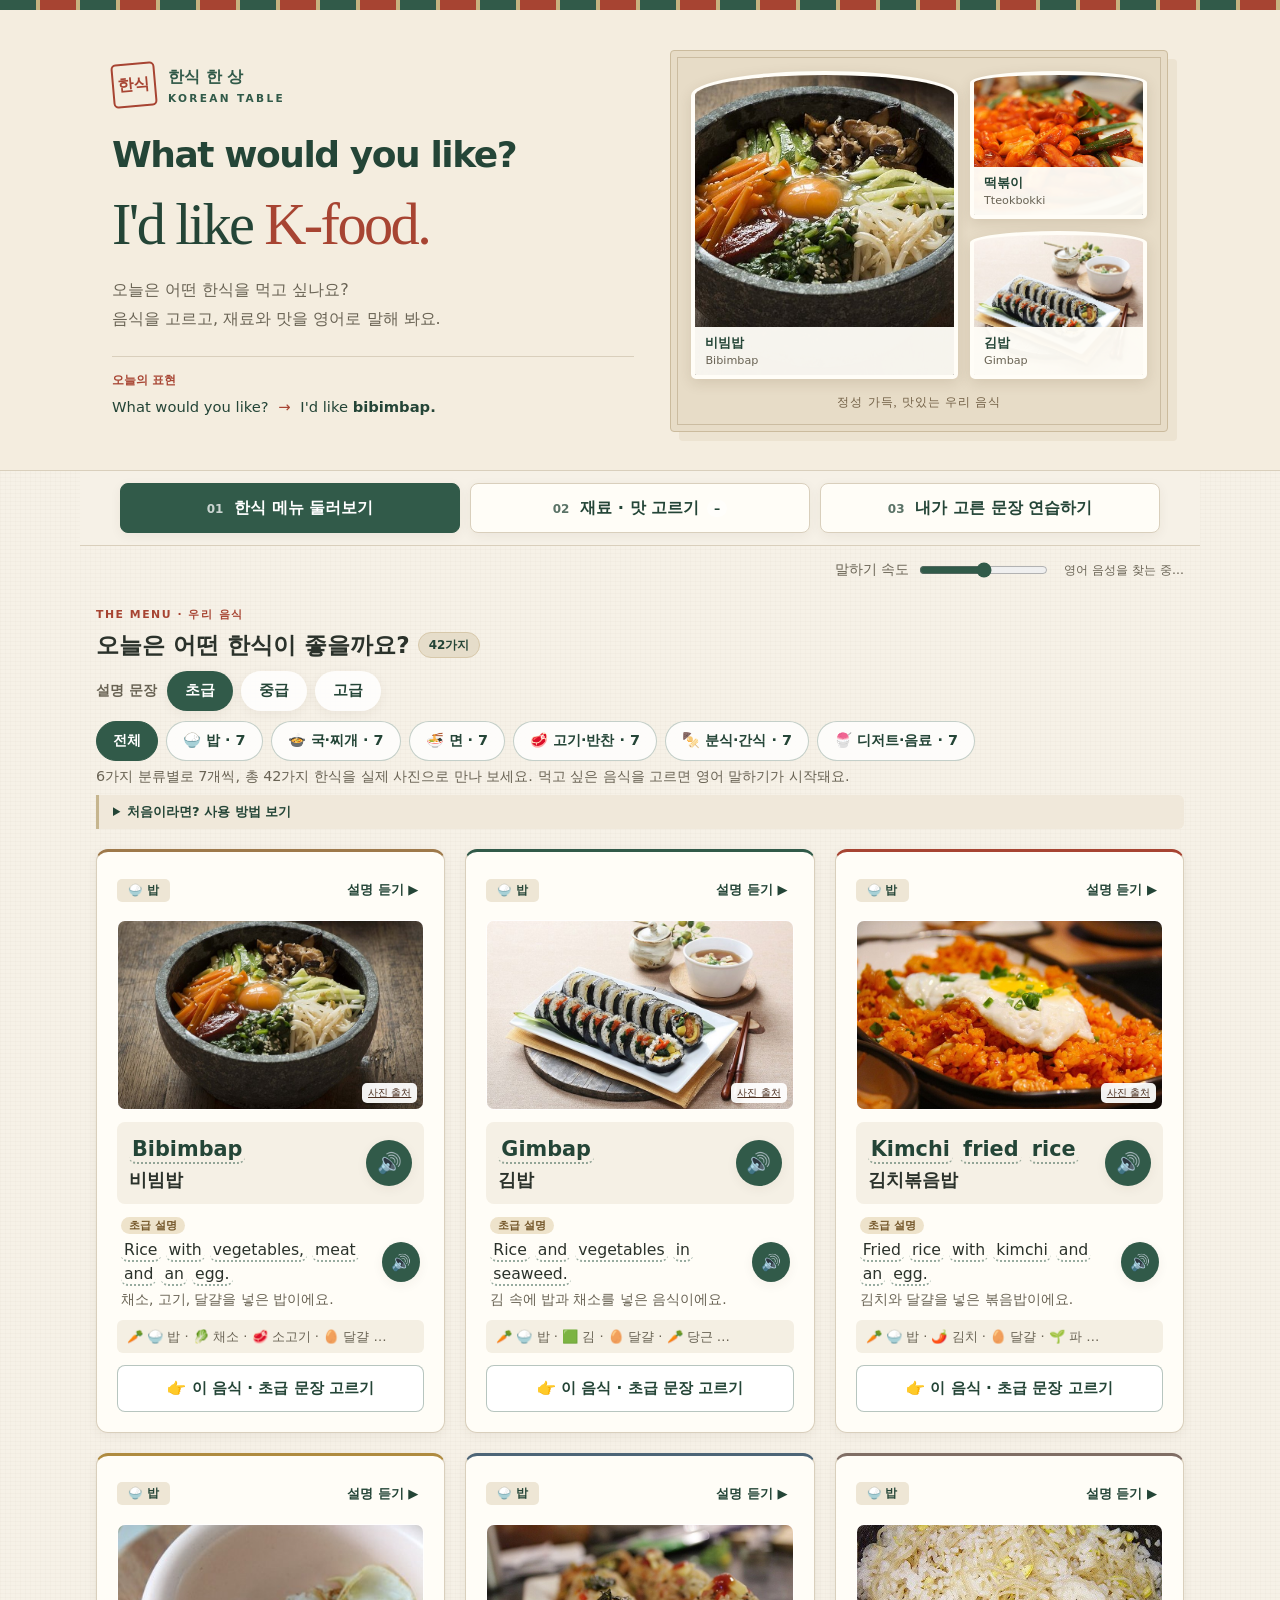
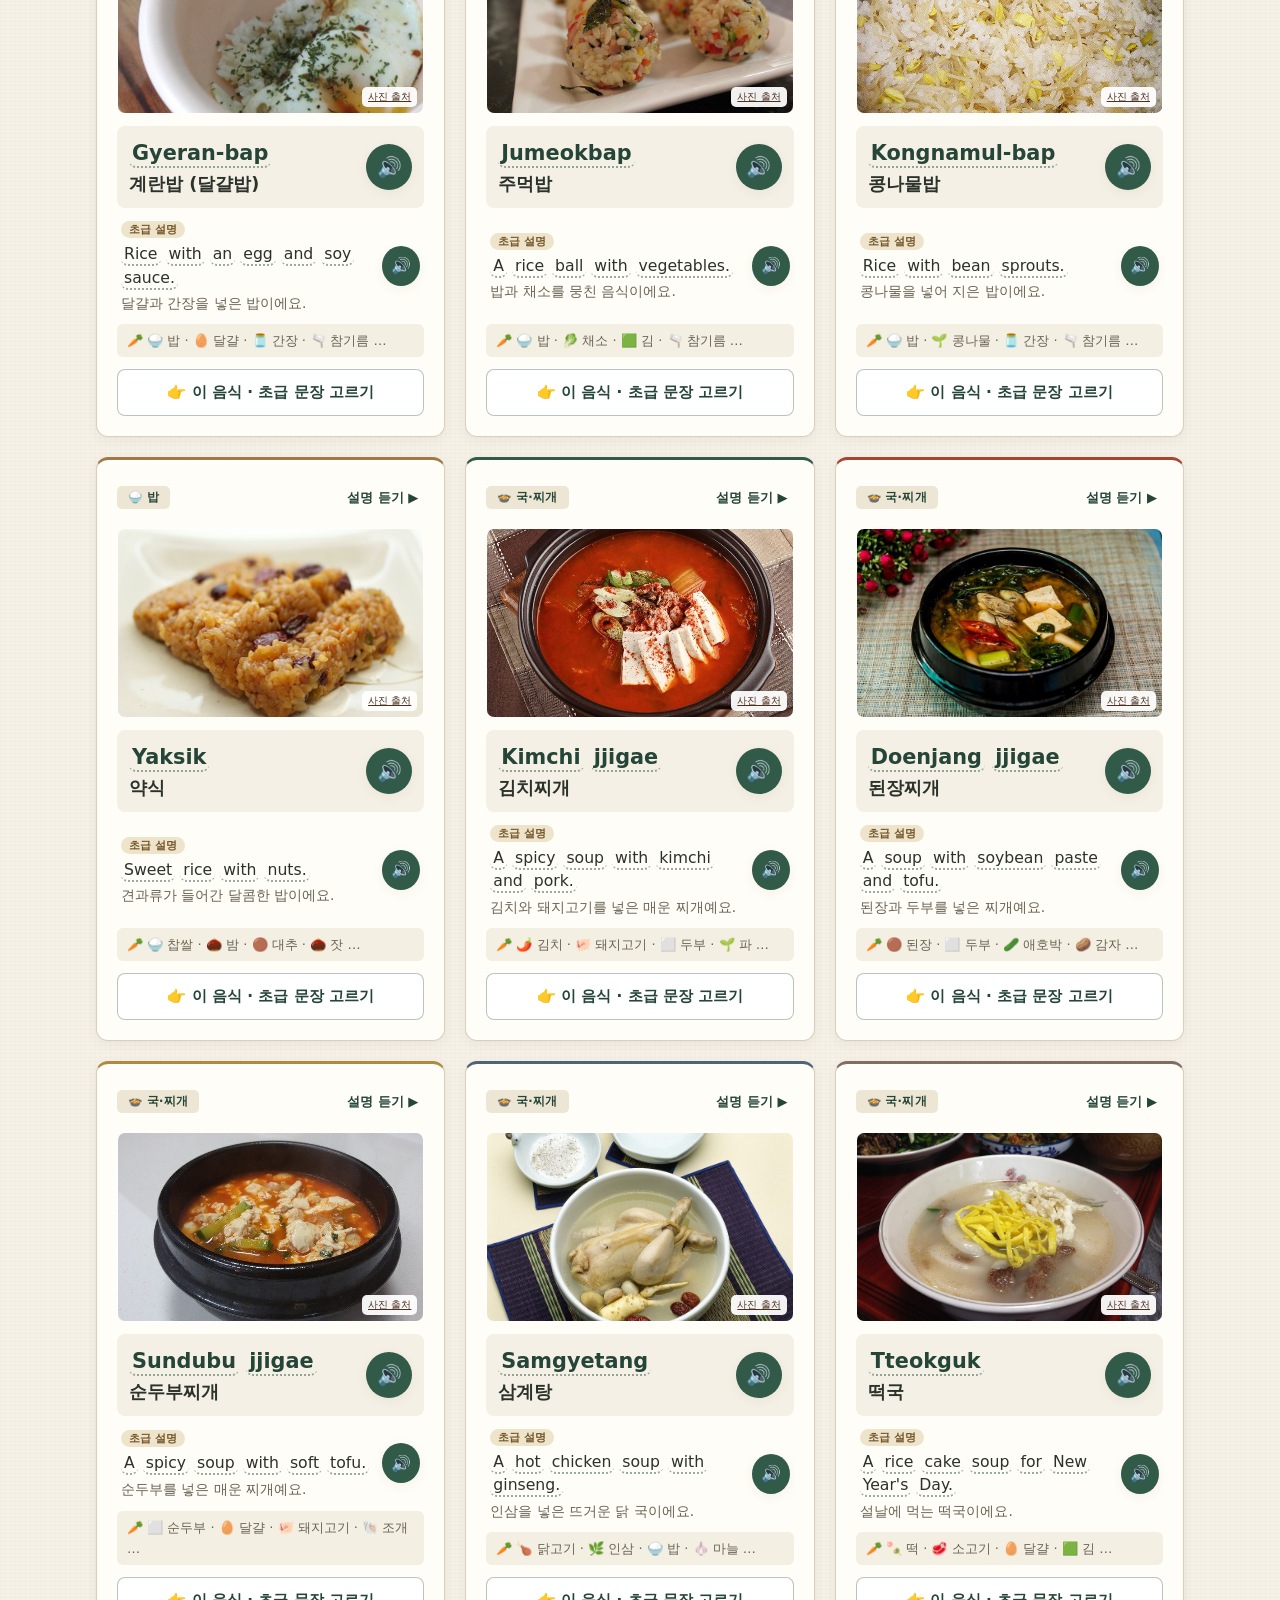
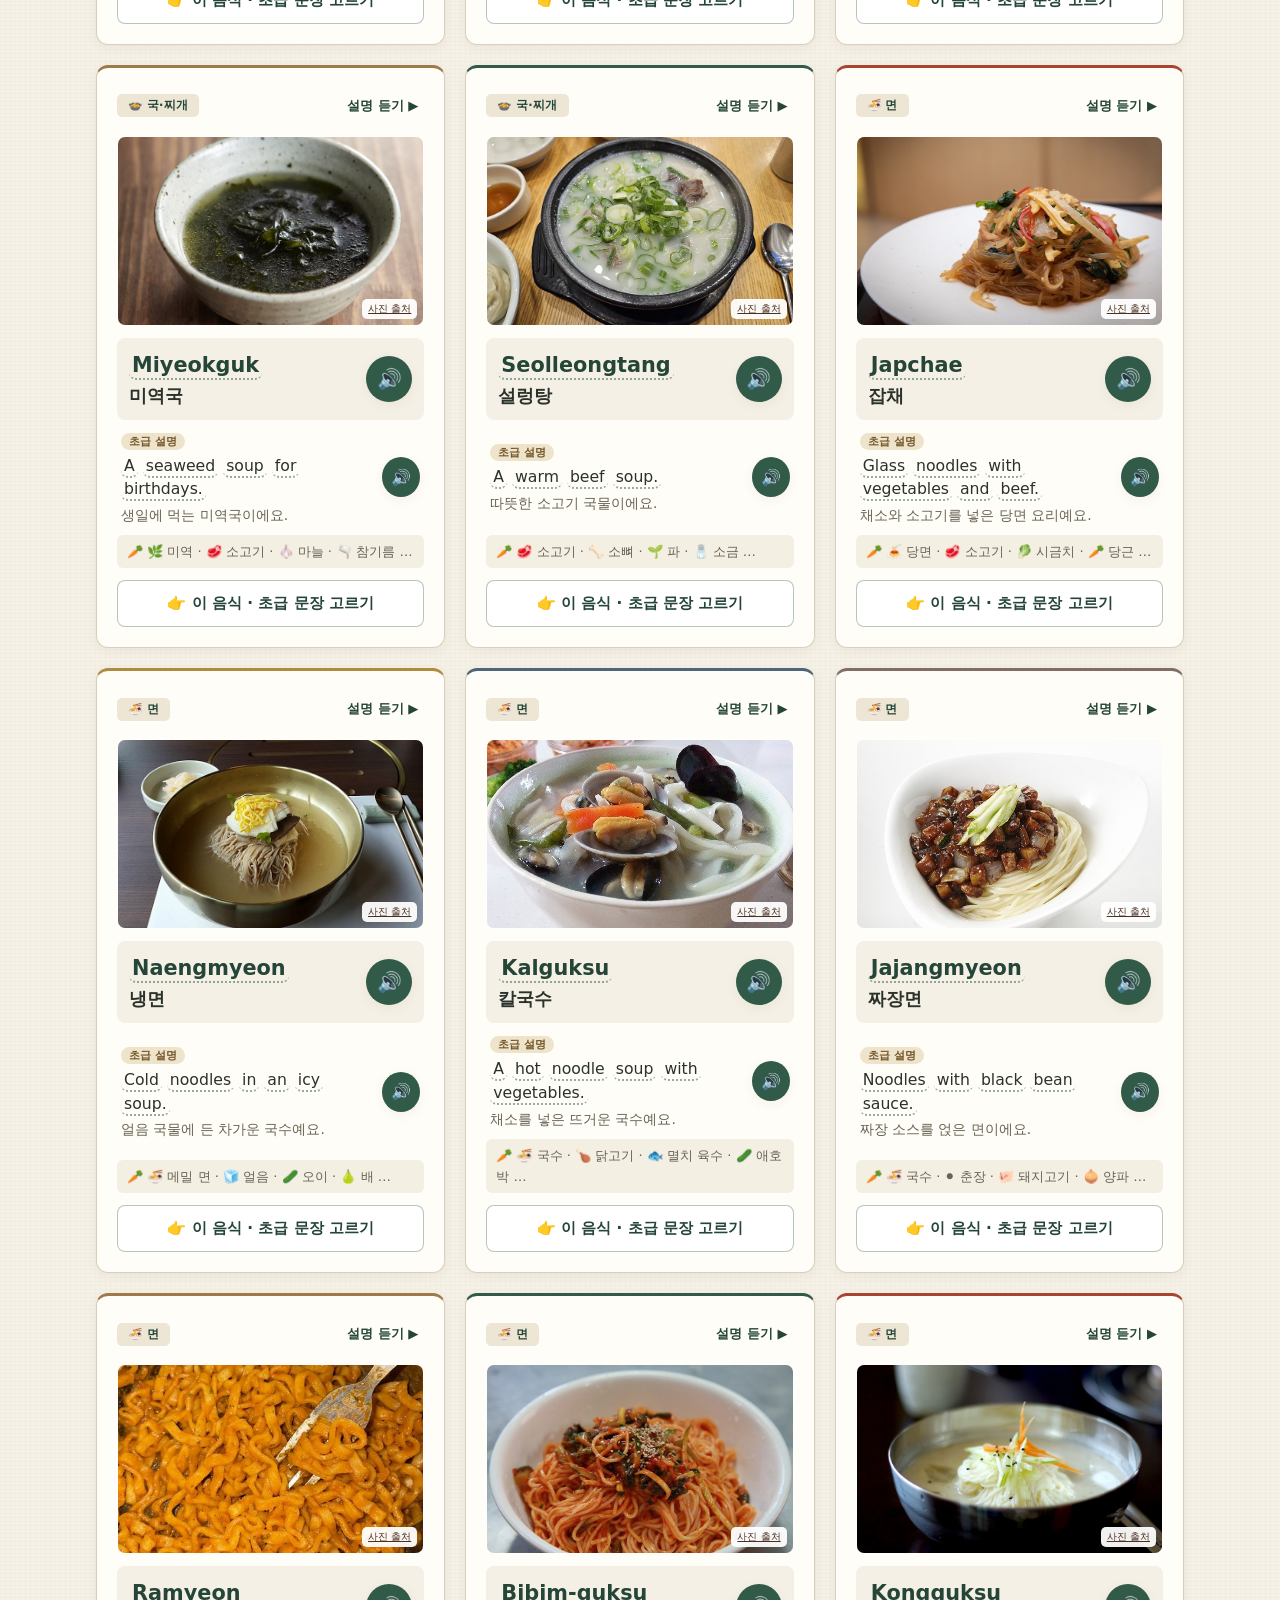
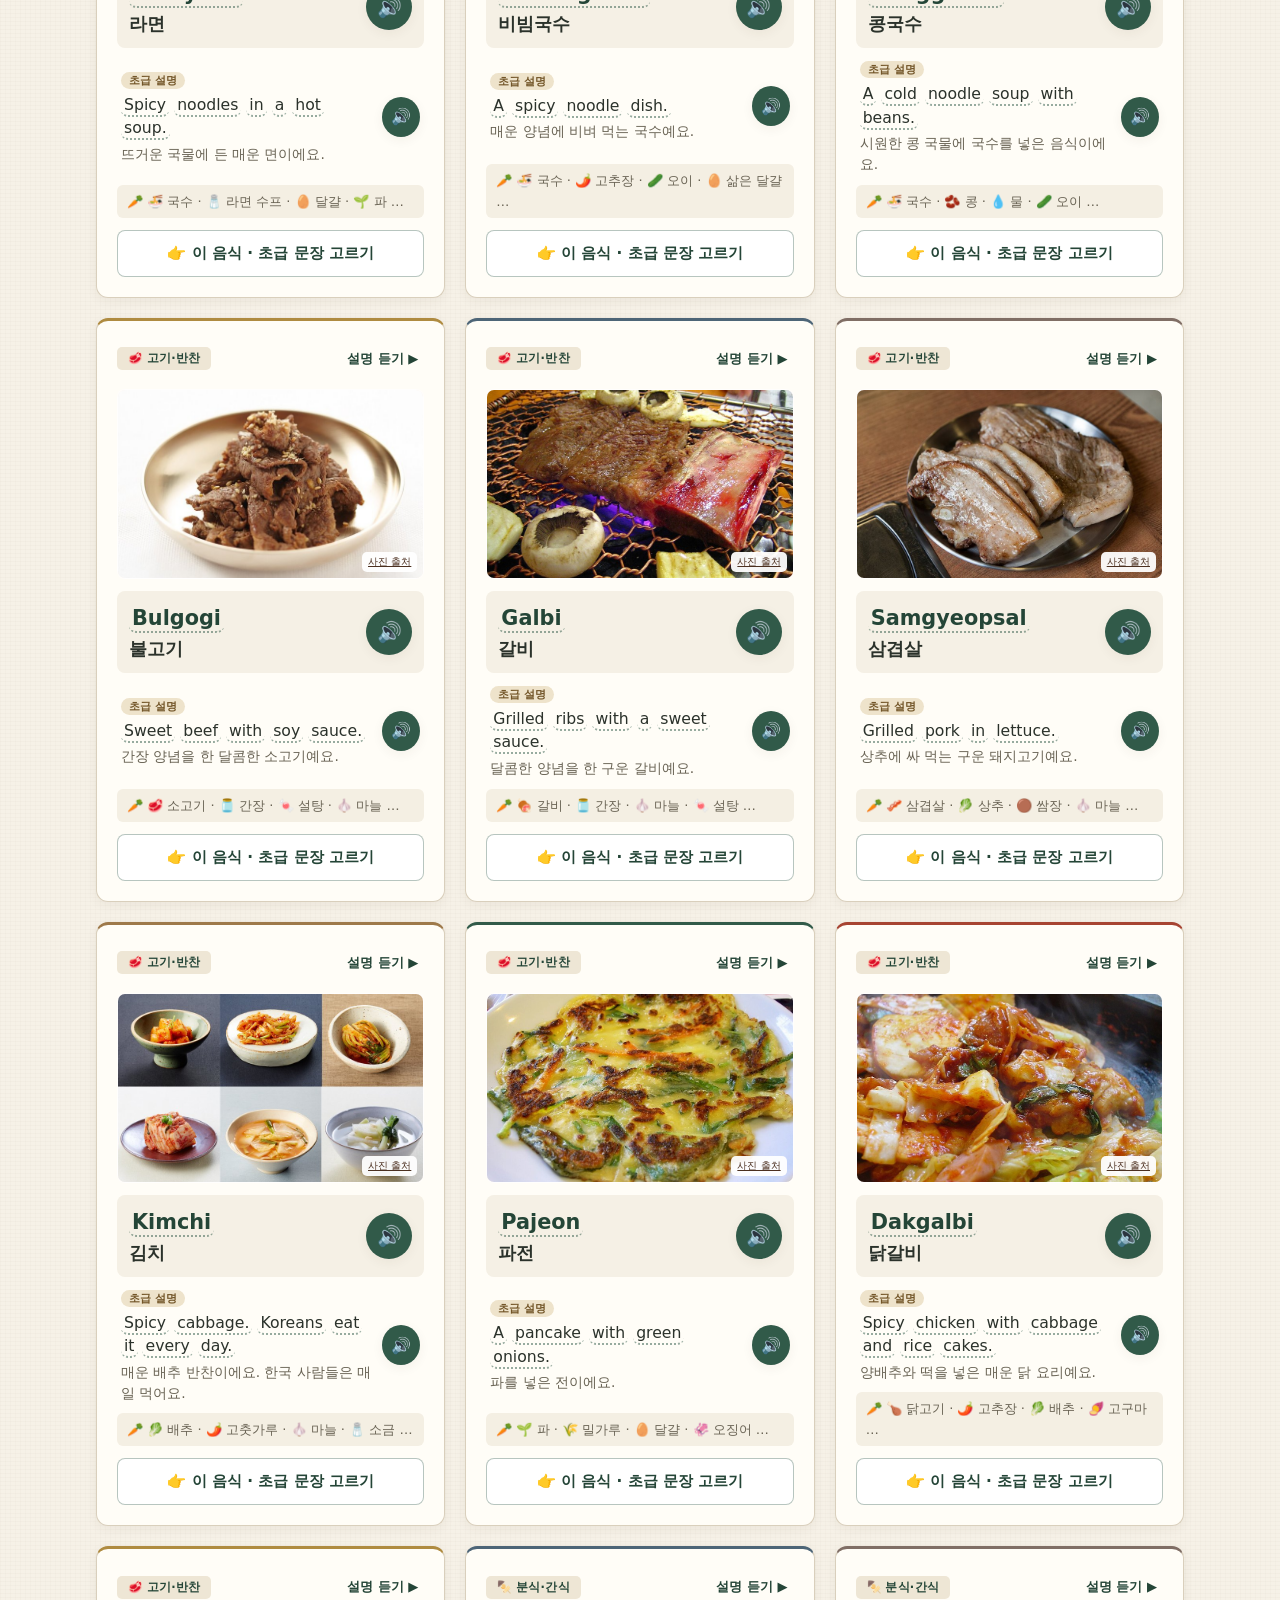
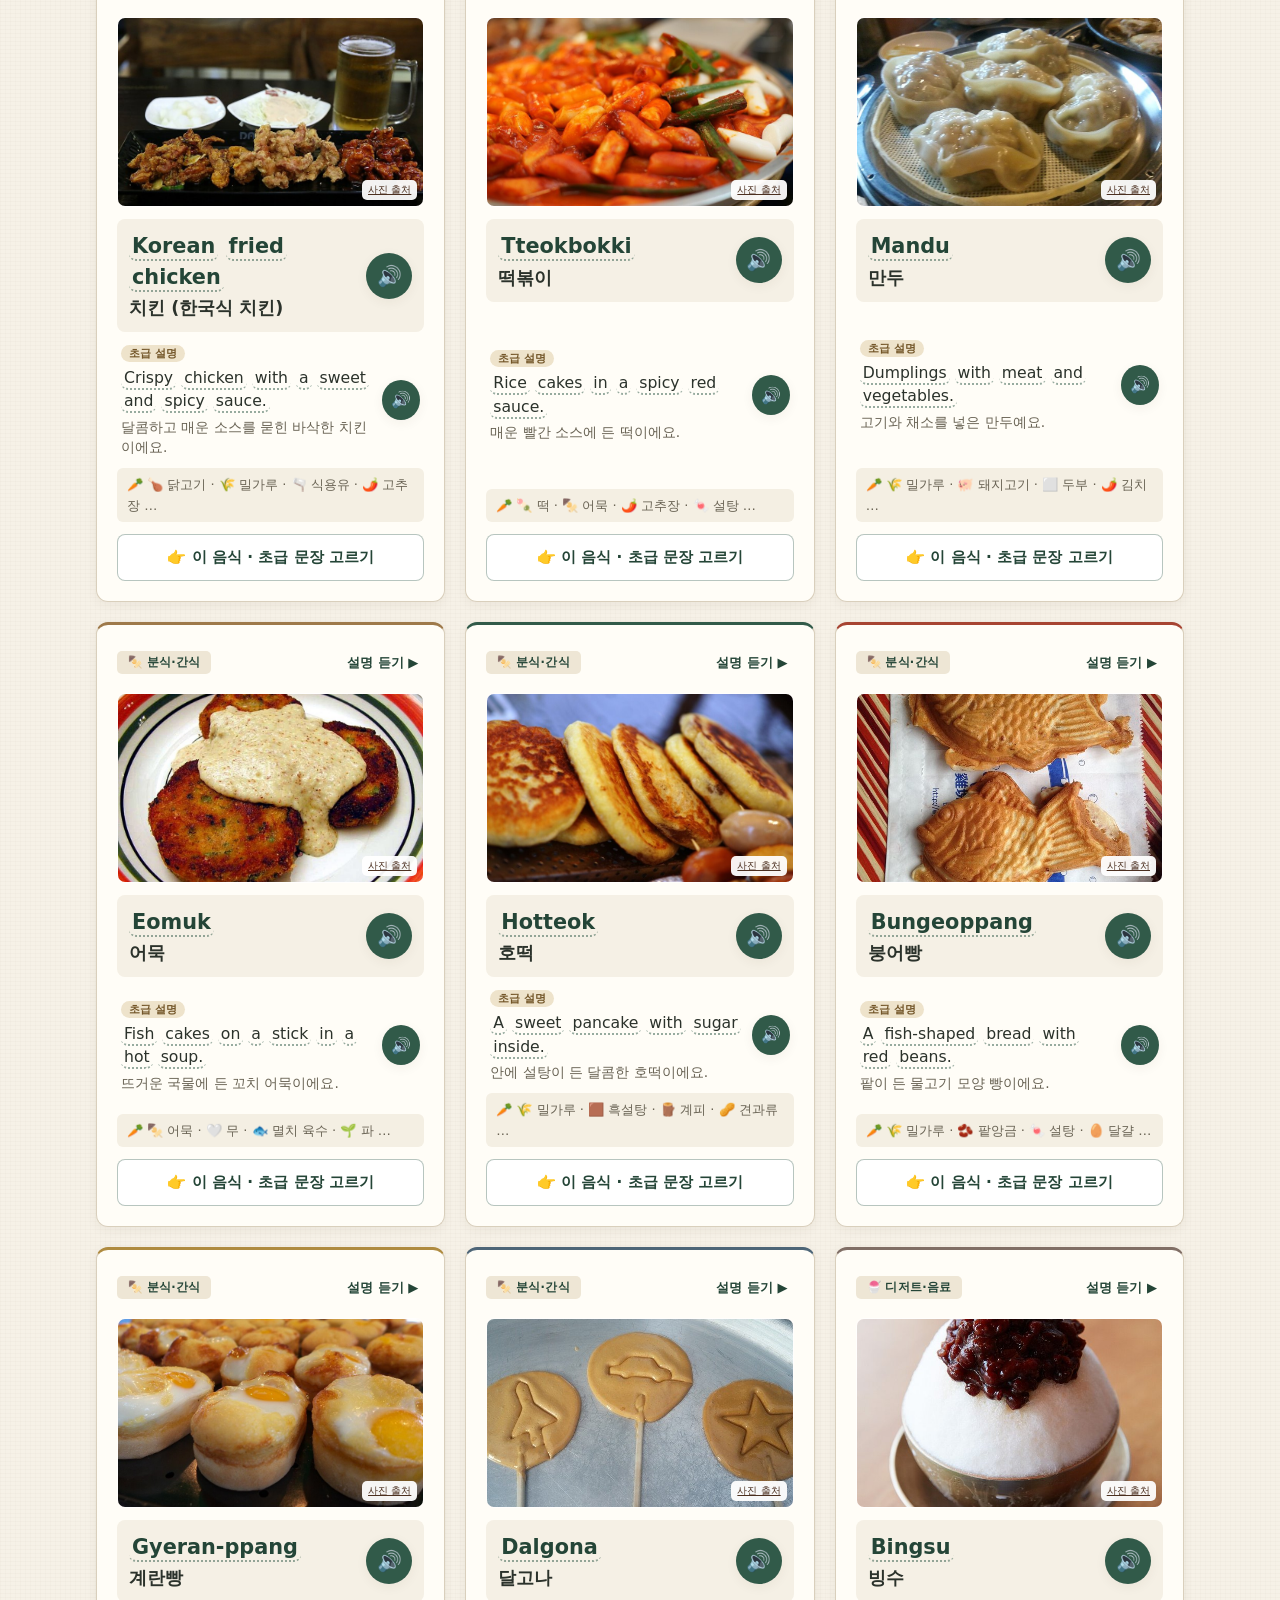
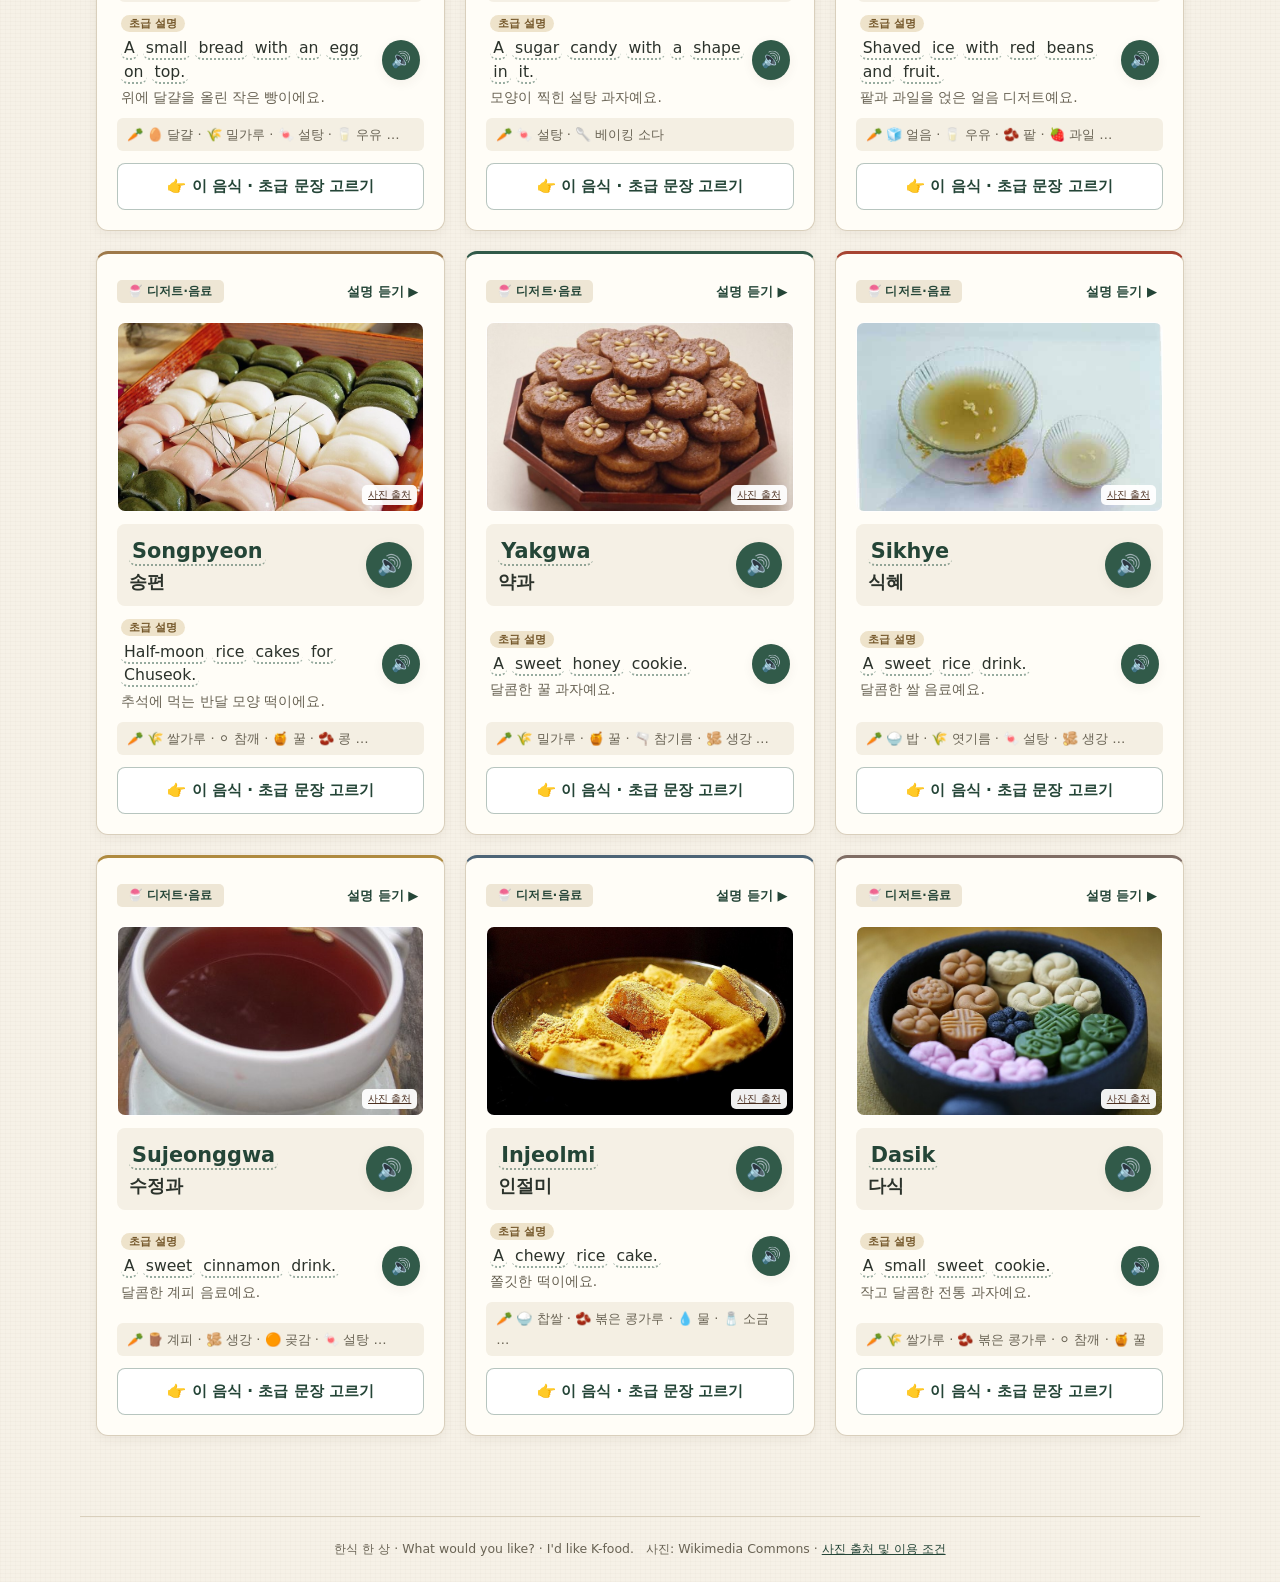
<file: index.html>
<!DOCTYPE html>
<html lang="ko">
<head>
  <meta charset="UTF-8" />
  <meta name="viewport" content="width=device-width, initial-scale=1.0" />
  <title>What would you like? · I'd like K-food.</title>
  <link rel="stylesheet" href="https://hangeul.pstatic.net/hangeul_static/css/nanum-square-round.css" />
  <link rel="stylesheet" href="style.css" />
</head>
<body>
  <header class="app-header">
    <div class="table-pattern" aria-hidden="true"></div>
    <div class="hero-inner">
      <div class="hero-copy">
        <div class="brand-line"><span class="brand-seal" aria-hidden="true">한식</span><span>한식 한 상 <span class="brand-en" lang="en">KOREAN TABLE</span></span></div>
        <h1 lang="en"><span class="hero-question">What would you like?</span><span class="hero-answer">I'd like <span>K-food.</span></span></h1>
        <p class="subtitle">오늘은 어떤 한식을 먹고 싶나요?<br>음식을 고르고, 재료와 맛을 영어로 말해 봐요.</p>
        <div class="hero-expression"><span class="expression-label">오늘의 표현</span><span lang="en">What would you like? <span aria-hidden="true">→</span> I'd like <strong>bibimbap.</strong></span></div>
      </div>
      <div class="hero-table" aria-label="비빔밥, 떡볶이, 김밥으로 차린 한식 한 상">
        <figure class="dish-main"><img src="assets/foods/bibimbap.jpg" alt="채소와 달걀을 올린 비빔밥" width="600" height="400" fetchpriority="high"><figcaption>비빔밥 <span lang="en">Bibimbap</span></figcaption></figure>
        <figure class="dish-side dish-spicy"><img src="assets/foods/tteokbokki.jpg" alt="매콤한 양념의 떡볶이" width="400" height="300"><figcaption>떡볶이 <span lang="en">Tteokbokki</span></figcaption></figure>
        <figure class="dish-side dish-roll"><img src="assets/foods/gimbap.jpg" alt="밥과 채소를 김으로 말아 만든 김밥" width="400" height="300"><figcaption>김밥 <span lang="en">Gimbap</span></figcaption></figure>
        <span class="table-note">정성 가득, 맛있는 우리 음식</span>
      </div>
    </div>
  </header>

  <nav class="tabs">
    <button class="tab-btn active" data-tab="explore"><span class="tab-step">01</span> 한식 메뉴 둘러보기</button>
    <button class="tab-btn" data-tab="build"><span class="tab-step">02</span> 재료 · 맛 고르기 <span id="build-count" class="tab-count">0/2</span></button>
    <button class="tab-btn" data-tab="practice"><span class="tab-step">03</span> 내가 고른 문장 연습하기</button>
  </nav>

  <div class="toolbar">
    <label class="speed-control">말하기 속도
      <input id="rate" type="range" min="0.6" max="1.1" step="0.05" value="0.85" />
    </label>
    <span id="voice-status" class="voice-status"></span>
  </div>

  <main>
    <!-- ===== 🍱 K-FOOD 둘러보기 ===== -->
    <section id="tab-explore" class="tab-panel active">
      <div class="section-block">
        <div class="section-eyebrow" lang="en">THE MENU · 우리 음식</div>
        <h2>오늘은 어떤 한식이 좋을까요? <span class="count" id="food-count"></span></h2>
        <div class="switch-row">
          <div class="level-switch" id="desc-level">
            <span class="level-label">설명 문장</span>
            <button class="level-btn active" data-level="beginner">초급</button>
            <button class="level-btn" data-level="intermediate">중급</button>
            <button class="level-btn" data-level="advanced">고급</button>
          </div>
        </div>
        <div class="cat-switch" id="food-cats">
          <button class="cat-btn active" data-cat="all">전체</button>
        </div>
        <p class="hint menu-intro">6가지 분류별로 7개씩, 총 42가지 한식을 실제 사진으로 만나 보세요. 먹고 싶은 음식을 고르면 영어 말하기가 시작돼요.</p>
        <details class="learning-guide"><summary>처음이라면? 사용 방법 보기</summary><p class="hint">42가지 음식 모두 <b>실제 음식 사진</b>으로 살펴봐요. 한국 음식의 <b>영어 이름</b>과 <b>한글 이름</b>을 함께 보고, 🔊를 눌러 영어로 어떻게 읽는지 들어 봐요. 음식을 소개하는 문장은 <b>초급</b>(짧고 쉬운 문장)과 <b>중급</b>(조금 더 자세한 문장), <b>고급</b>(조리 과정과 특징을 연결한 문장) 중에서 골라요. 고른 소개 문장은 재료·맛 문장과 함께 <b>🎤 내가 고른 문장들 연습하기</b>에 들어가요. <b>단어를 누르면 그 단어만</b> 들리고 뜻이 나와요. <b>문장 전체</b>는 옆의 🔊를 눌러 들어요. 소개하고 싶은 음식을 찾았다면 <b>👉 이 음식 소개하기</b>를 눌러요. 그러면 <b>🥕 재료 · 맛 고르기</b>로 넘어가요.</p></details>
        <div id="food-grid" class="card-grid five"></div>
      </div>
    </section>

    <!-- ===== 🥕 재료 · 맛 고르기 ===== -->
    <section id="tab-build" class="tab-panel">
      <div class="section-block">
        <div class="section-eyebrow" lang="en">INGREDIENTS &amp; TASTE</div>
        <h2>내가 고른 한식, 재료와 맛 살펴보기 <span class="count">재료 2~4개 · 골라 먹기 2개 · 맛 1~2개</span></h2>
        <p class="hint">내가 고른 음식에 <b>정말 들어가는 재료</b> 중에서 소개글에 쓸 재료를 <b>2~4개</b> 고르고, <b>골라 먹을 수 있는 것 2개</b>(You can choose ___ or ___.)와 어울리는 <b>맛 1~2개</b>를 골라요. 재료·맛 버튼을 누르면 그 단어만 들려요. 문장 옆의 🔊를 누르면 문장 전체가 들리고, 문장 속 단어를 누르면 그 단어의 발음과 뜻을 확인할 수 있어요. <b>🧩 재료 퀴즈</b>를 켜면 다른 음식의 재료와 엉뚱한 재료가 섞여 나와요. 들어가지 않는 재료를 누르면 ❌가 뜨고 소개글에는 들어가지 않아요!</p>

        <div class="fill-box food-head" id="food-head"></div>

        <div class="build-step">
          <h3 class="build-label">1️⃣ 재료 고르기 <span class="build-sub">It has ___.</span>
            <span class="mode-switch right" id="ing-mode">
              <button class="cat-btn active" data-mode="real">✅ 들어가는 재료만</button>
              <button class="cat-btn" data-mode="quiz">🧩 재료 퀴즈</button>
            </span>
          </h3>
          <div id="ing-chips" class="chip-row wrap"></div>
          <div class="quiz-feedback" id="ing-feedback"></div>
          <div class="preview-line">
            <div class="br-sentence">It has <span class="blank" id="ing-blank">________</span>.</div>
            <div class="br-ko" id="ing-ko">________이 들어 있어요.</div>
            <button class="speak-btn small" id="ing-speak" aria-label="듣기">🔊</button>
          </div>
        </div>

        <div class="build-step">
          <h3 class="build-label">2️⃣ 골라 먹을 수 있는 것 <span class="build-sub">You can choose ___ or ___.</span></h3>
          <p class="step-hint">이 음식을 먹을 때 <b>골라서 넣거나 바꿀 수 있는 것</b>이에요. 두 가지를 고르면 문장이 완성돼요. (고르지 않으면 이 문장은 소개글에서 빠져요)</p>
          <div id="opt-chips" class="chip-row wrap"></div>
          <div class="preview-line">
            <div class="br-sentence">You can choose <span class="blank" id="opt-blank1">________</span> or <span class="blank" id="opt-blank2">________</span>.</div>
            <div class="br-ko" id="opt-ko">________이나 ________을 고를 수 있어요.</div>
            <button class="speak-btn small" id="opt-speak" aria-label="듣기">🔊</button>
          </div>
        </div>

        <div class="build-step">
          <h3 class="build-label">3️⃣ 맛 고르기 <span class="build-sub">It's ___.</span></h3>
          <div id="taste-chips" class="chip-row wrap"></div>
          <div class="preview-line">
            <div class="br-sentence">It's <span class="blank" id="taste-blank">________</span>.</div>
            <div class="br-ko" id="taste-ko">________.</div>
            <button class="speak-btn small" id="taste-speak" aria-label="듣기">🔊</button>
          </div>
        </div>

        <div class="dlg-status" id="build-status"></div>
        <div class="fill-actions">
          <button id="build-listen" class="btn primary" disabled>🔊 고른 문장 모두 듣기</button>
          <button id="build-random" class="btn ghost">🎲 무작위로 채우기</button>
          <button id="build-clear" class="btn ghost">🧹 비우기</button>
          <button id="build-next" class="btn" disabled>🎤 내가 고른 문장들 연습하러 가기 ➜</button>
        </div>
      </div>
    </section>

    <!-- ===== 🎤 내가 고른 문장들 연습하기 ===== -->
    <section id="tab-practice" class="tab-panel">
      <div class="section-block">
        <div class="section-eyebrow" lang="en">LET’S SPEAK · 영어로 말해요</div>
        <h2>내가 고른 문장 연습하기 <span class="count">소개 문장 · 재료 · 골라 먹기 · 맛</span></h2>
        <div class="level-switch" id="practice-level">
          <span class="level-label">설명 문장</span>
          <button class="level-btn active" data-level="beginner">초급</button>
          <button class="level-btn" data-level="intermediate">중급</button>
          <button class="level-btn" data-level="advanced">고급</button>
        </div>
        <p class="hint">내가 고른 <b>소개 문장(초급/중급/고급)</b>, <b>It has ___.</b>, <b>You can choose ___ or ___.</b>, <b>It's ___.</b> 문장을 연습해요. 줄마다 🔊로 듣고 <b>🎙️ 말하기</b>로 정확도를 재요. <b>🎭 처음부터 끝까지 말하기</b>를 누르면 첫 줄부터 차례로 마이크가 켜지고, 끝나면 점수가 나와요. (Chrome 권장)</p>
        <p id="practice-empty" class="practice-empty">
          아직 고른 문장이 없어요! <b>🍱 K-FOOD 둘러보기</b>에서 음식과 소개 문장(초급/중급/고급)을 고르고 <b>🥕 재료 · 맛 고르기</b>를 먼저 해요.
        </p>
        <div id="practice-list" class="practice-list"></div>
      </div>
    </section>

  </main>

  <footer class="app-footer">
    <span class="voice-status">한식 한 상 · What would you like? · I'd like K-food.</span>
    <span class="voice-status">사진: Wikimedia Commons · <a href="photo-credits.html" target="_blank" rel="noopener">사진 출처 및 이용 조건</a></span>
  </footer>

  <script src="data.js"></script>
  <script src="app.js"></script>
</body>
</html>
</file>
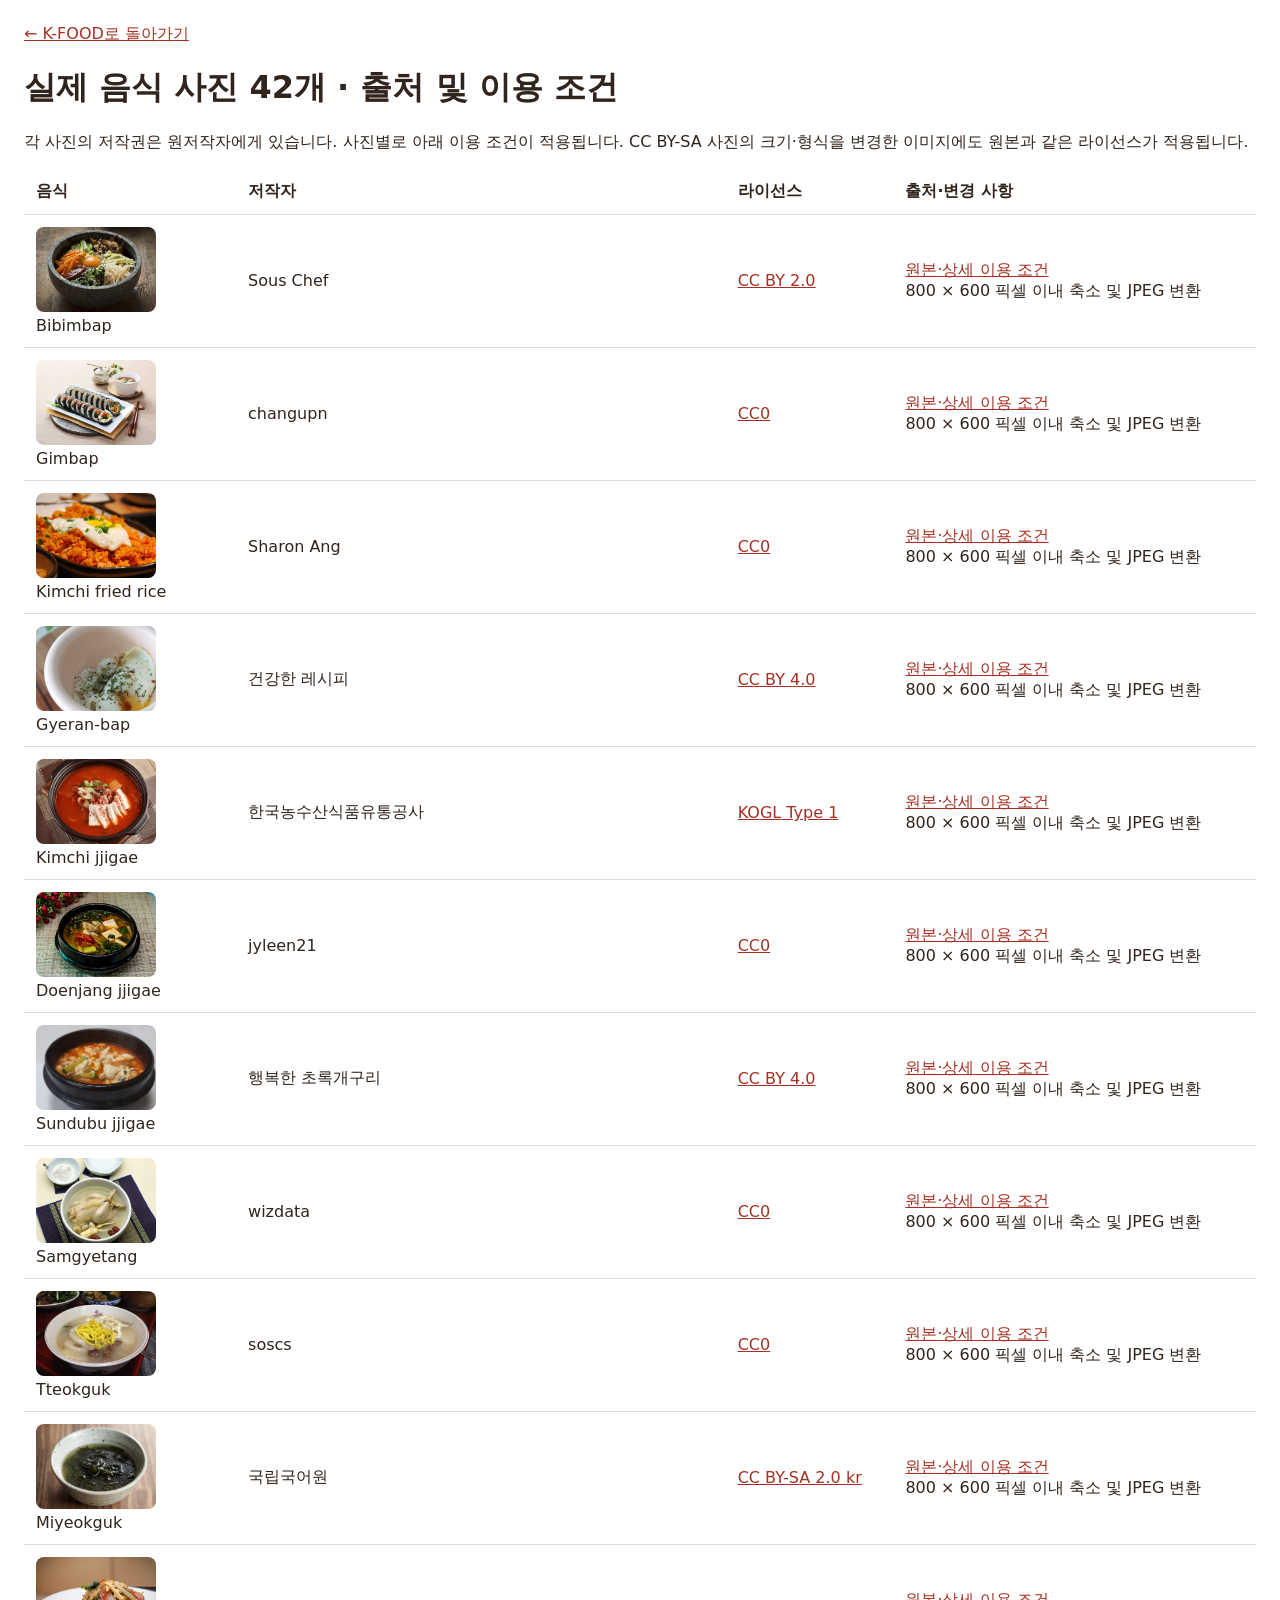
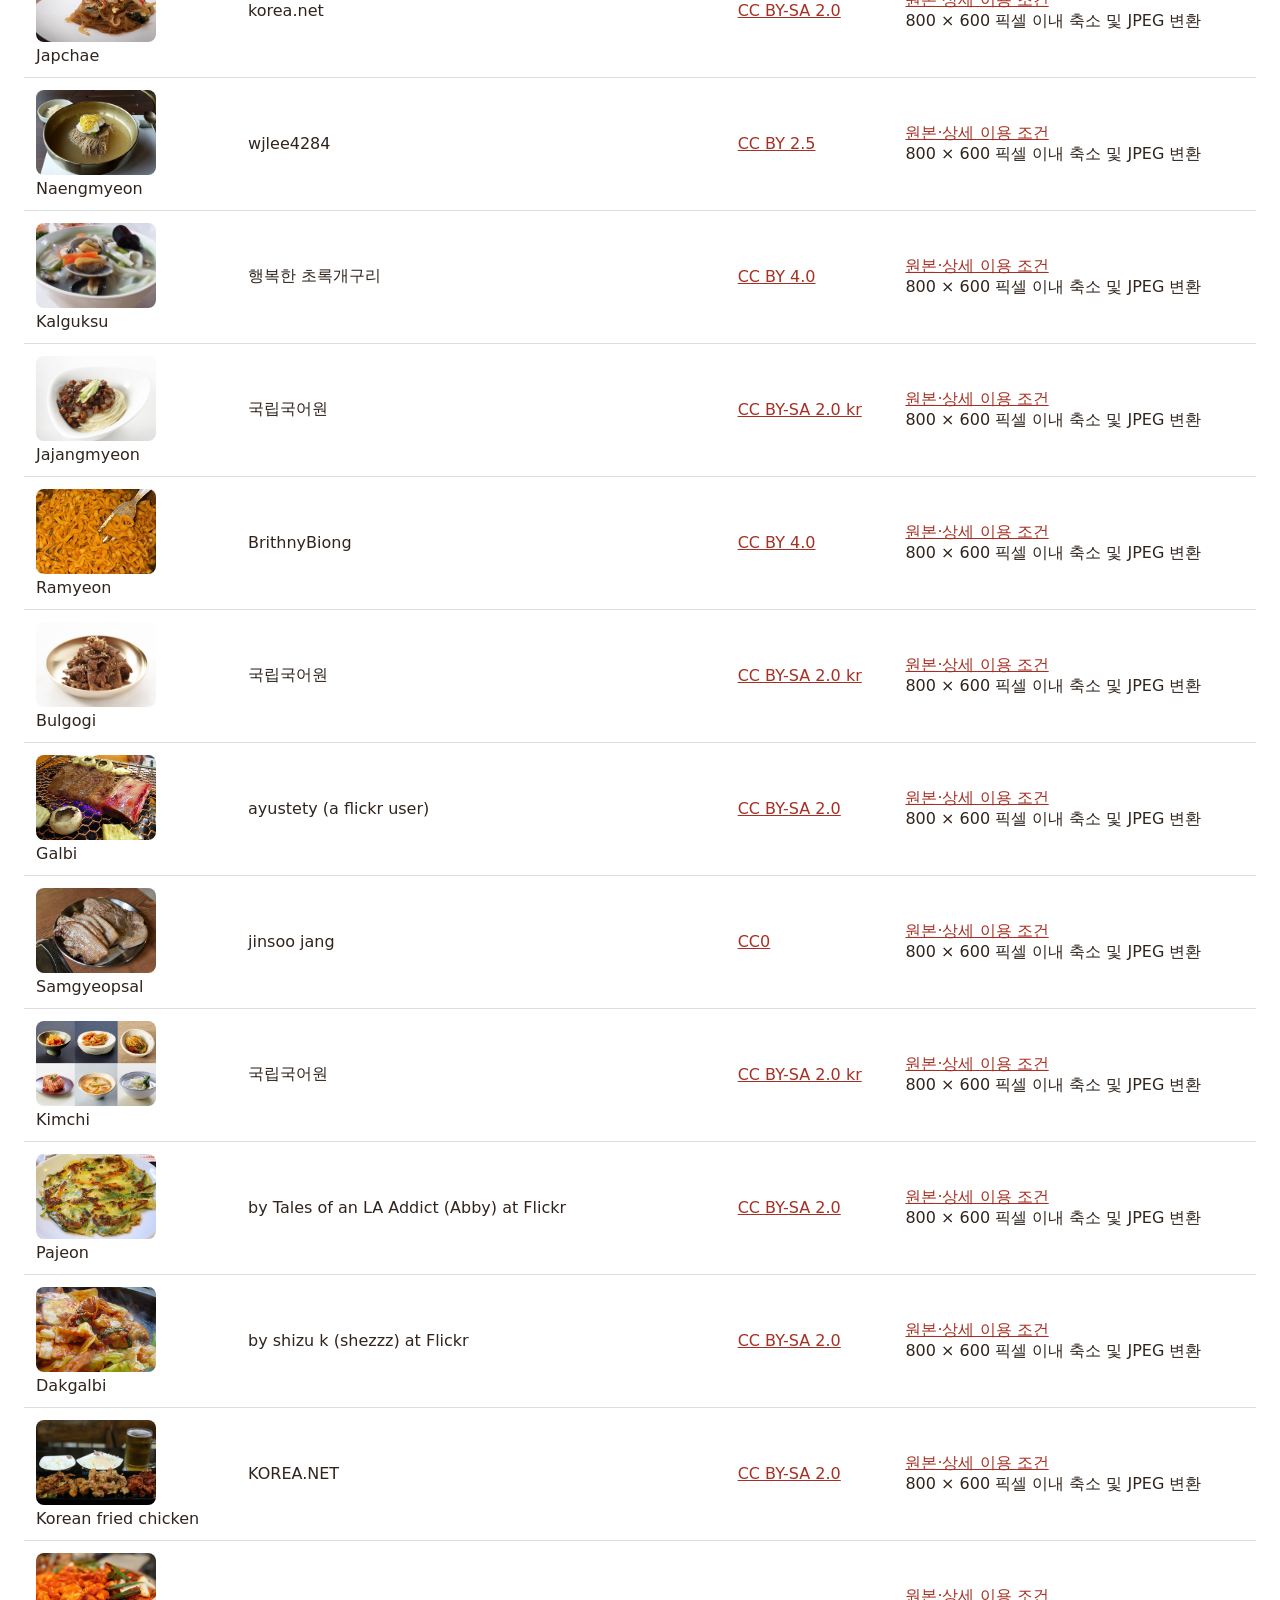
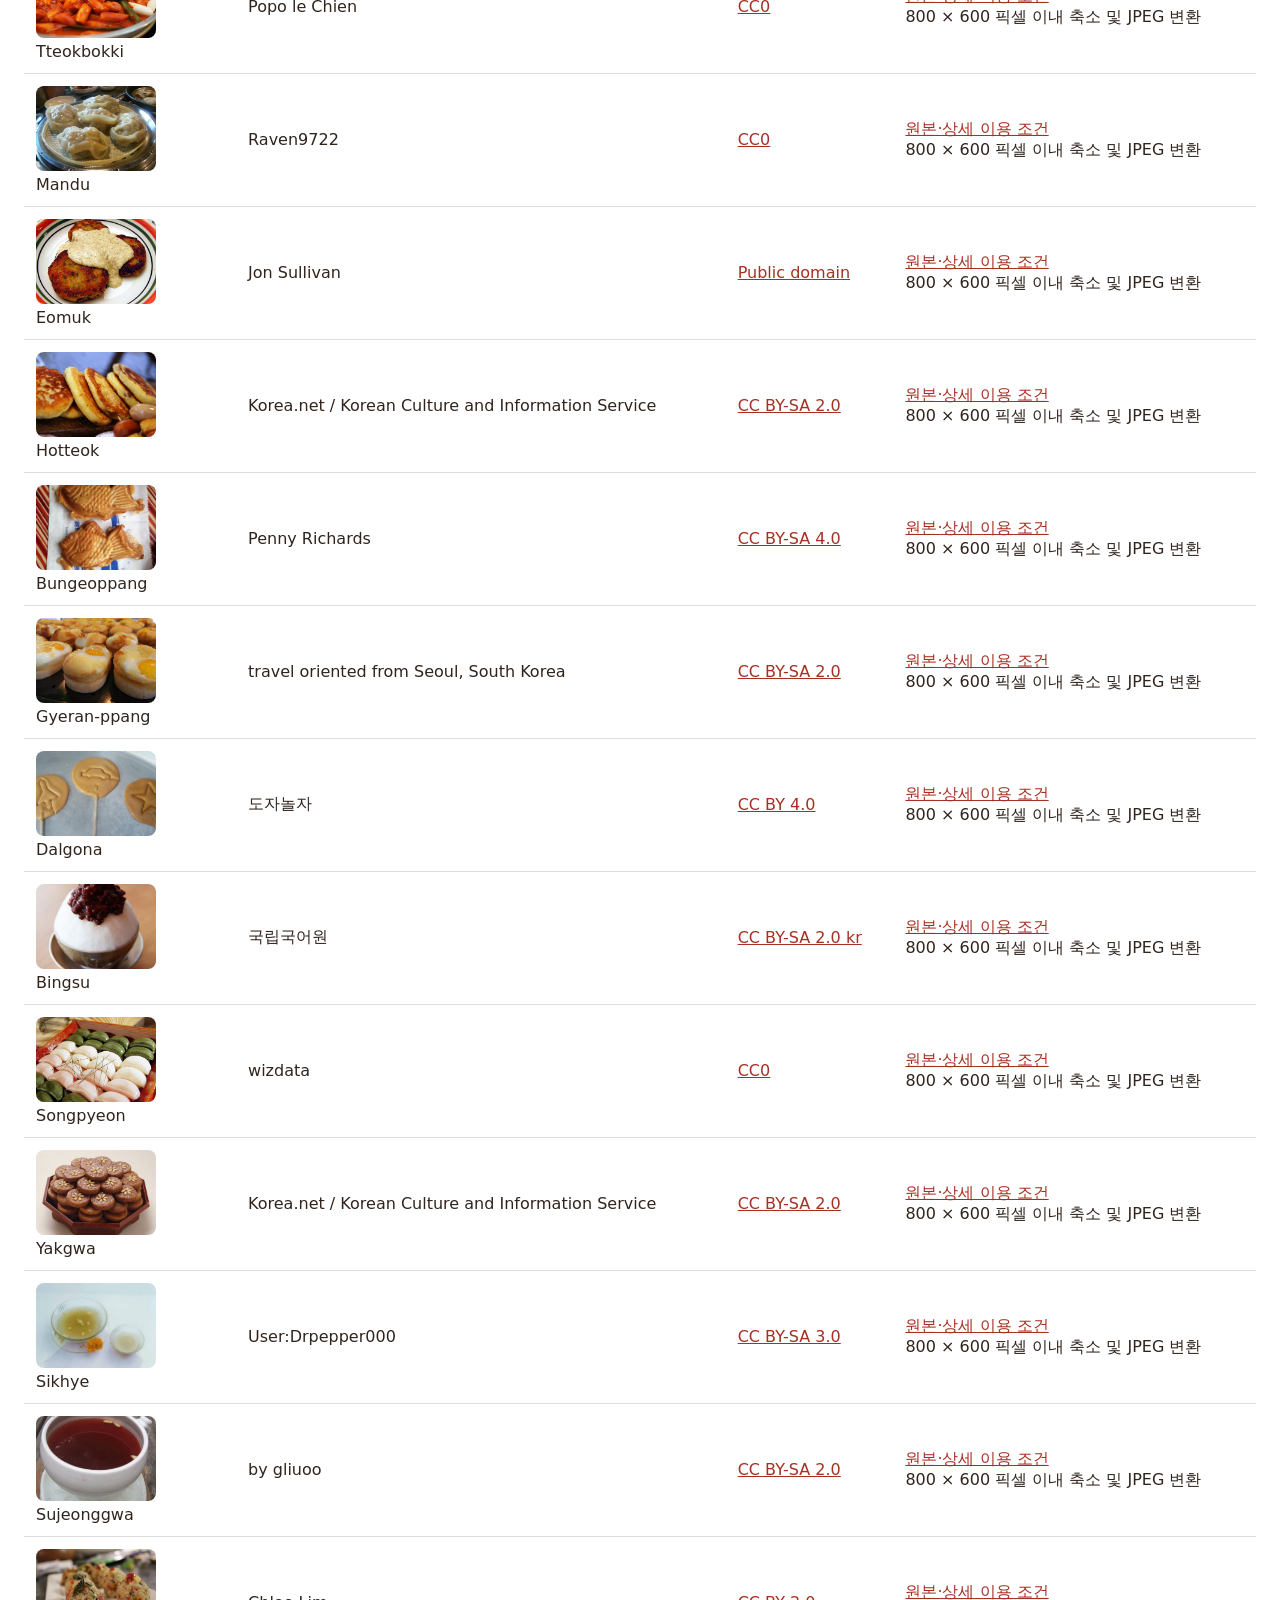
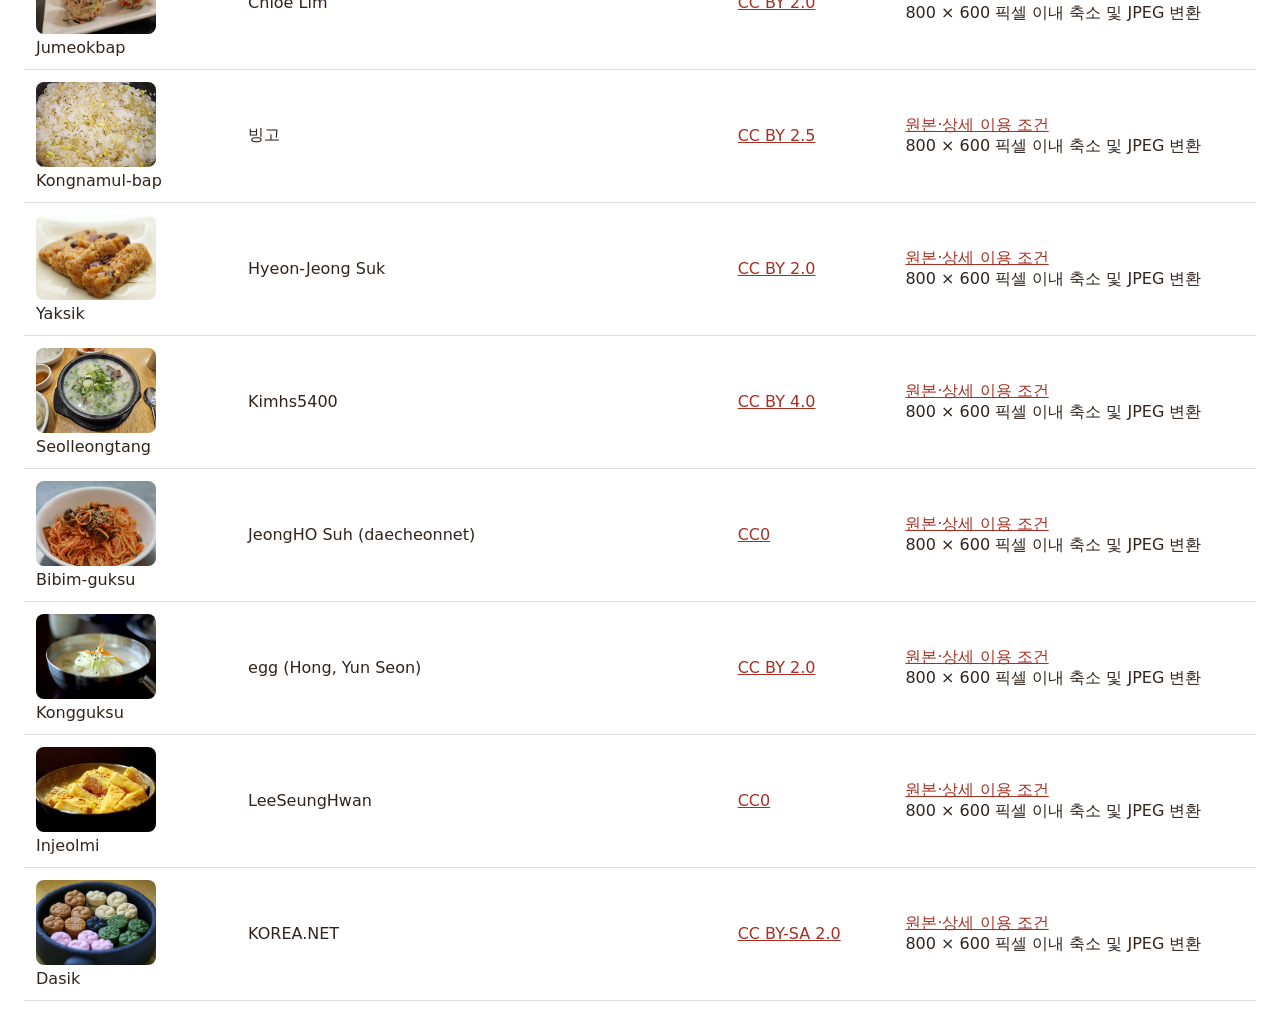
<file: photo-credits.html>
<!doctype html><html lang="ko"><head><meta charset="utf-8"><meta name="viewport" content="width=device-width,initial-scale=1"><title>K-FOOD 사진 출처</title><style>body{font-family:system-ui,sans-serif;margin:24px;color:#30241d}a{color:#a53023}table{width:100%;border-collapse:collapse}th,td{padding:12px;text-align:left;border-bottom:1px solid #ddd;overflow-wrap:anywhere}img{width:120px;height:85px;object-fit:cover;border-radius:8px}tr:target{background:#fff3d4}@media(max-width:600px){body{margin:12px}th,td{padding:6px;font-size:12px}img{width:72px;height:60px}}</style></head><body><a href="index.html">← K-FOOD로 돌아가기</a><h1>실제 음식 사진 42개 · 출처 및 이용 조건</h1><p>각 사진의 저작권은 원저작자에게 있습니다. 사진별로 아래 이용 조건이 적용됩니다. CC BY-SA 사진의 크기·형식을 변경한 이미지에도 원본과 같은 라이선스가 적용됩니다.</p><table><thead><tr><th>음식</th><th>저작자</th><th>라이선스</th><th>출처·변경 사항</th></tr></thead><tbody><tr id="bibimbap"><td><img src="assets/foods/bibimbap.jpg" alt="Bibimbap"><br>Bibimbap</td><td>Sous Chef</td><td><a href="https://creativecommons.org/licenses/by/2.0" target="_blank" rel="noopener">CC BY 2.0</a></td><td><a href="https://commons.wikimedia.org/wiki/File:Dolsot-bibimbap.jpg" target="_blank" rel="noopener">원본·상세 이용 조건</a><br>800 × 600 픽셀 이내 축소 및 JPEG 변환</td></tr><tr id="gimbap"><td><img src="assets/foods/gimbap.jpg" alt="Gimbap"><br>Gimbap</td><td>changupn</td><td><a href="http://creativecommons.org/publicdomain/zero/1.0/deed.en" target="_blank" rel="noopener">CC0</a></td><td><a href="https://commons.wikimedia.org/wiki/File:Gimbap_(pixabay).jpg" target="_blank" rel="noopener">원본·상세 이용 조건</a><br>800 × 600 픽셀 이내 축소 및 JPEG 변환</td></tr><tr id="kimchi-fried-rice"><td><img src="assets/foods/kimchi-fried-rice.jpg" alt="Kimchi fried rice"><br>Kimchi fried rice</td><td>Sharon Ang</td><td><a href="http://creativecommons.org/publicdomain/zero/1.0/deed.en" target="_blank" rel="noopener">CC0</a></td><td><a href="https://commons.wikimedia.org/wiki/File:Kimchi_fried_rice.jpg" target="_blank" rel="noopener">원본·상세 이용 조건</a><br>800 × 600 픽셀 이내 축소 및 JPEG 변환</td></tr><tr id="gyeran-bap"><td><img src="assets/foods/gyeran-bap.jpg" alt="Gyeran-bap"><br>Gyeran-bap</td><td>건강한 레시피</td><td><a href="https://creativecommons.org/licenses/by/4.0" target="_blank" rel="noopener">CC BY 4.0</a></td><td><a href="https://commons.wikimedia.org/wiki/File:Ganjang-gyeran-bap_1.jpg" target="_blank" rel="noopener">원본·상세 이용 조건</a><br>800 × 600 픽셀 이내 축소 및 JPEG 변환</td></tr><tr id="kimchi-jjigae"><td><img src="assets/foods/kimchi-jjigae.jpg" alt="Kimchi jjigae"><br>Kimchi jjigae</td><td>한국농수산식품유통공사</td><td><a href="http://www.kogl.or.kr/info/licenseType1.do" target="_blank" rel="noopener">KOGL Type 1</a></td><td><a href="https://commons.wikimedia.org/wiki/File:Korean_stew_dish_-_Kimchi-jjigae_Kimchi_Stew_2019_(01).jpg" target="_blank" rel="noopener">원본·상세 이용 조건</a><br>800 × 600 픽셀 이내 축소 및 JPEG 변환</td></tr><tr id="doenjang-jjigae"><td><img src="assets/foods/doenjang-jjigae.jpg" alt="Doenjang jjigae"><br>Doenjang jjigae</td><td>jyleen21</td><td><a href="http://creativecommons.org/publicdomain/zero/1.0/deed.en" target="_blank" rel="noopener">CC0</a></td><td><a href="https://commons.wikimedia.org/wiki/File:Doenjang-jjigae.jpg" target="_blank" rel="noopener">원본·상세 이용 조건</a><br>800 × 600 픽셀 이내 축소 및 JPEG 변환</td></tr><tr id="sundubu-jjigae"><td><img src="assets/foods/sundubu-jjigae.jpg" alt="Sundubu jjigae"><br>Sundubu jjigae</td><td>행복한 초록개구리</td><td><a href="https://creativecommons.org/licenses/by/4.0" target="_blank" rel="noopener">CC BY 4.0</a></td><td><a href="https://commons.wikimedia.org/wiki/File:Sundubu-jjigae.jpg" target="_blank" rel="noopener">원본·상세 이용 조건</a><br>800 × 600 픽셀 이내 축소 및 JPEG 변환</td></tr><tr id="samgyetang"><td><img src="assets/foods/samgyetang.jpg" alt="Samgyetang"><br>Samgyetang</td><td>wizdata</td><td><a href="http://creativecommons.org/publicdomain/zero/1.0/deed.en" target="_blank" rel="noopener">CC0</a></td><td><a href="https://commons.wikimedia.org/wiki/File:Samgye-tang_2.jpg" target="_blank" rel="noopener">원본·상세 이용 조건</a><br>800 × 600 픽셀 이내 축소 및 JPEG 변환</td></tr><tr id="tteokguk"><td><img src="assets/foods/tteokguk.jpg" alt="Tteokguk"><br>Tteokguk</td><td>soscs</td><td><a href="http://creativecommons.org/publicdomain/zero/1.0/deed.en" target="_blank" rel="noopener">CC0</a></td><td><a href="https://commons.wikimedia.org/wiki/File:Tteokguk.jpg" target="_blank" rel="noopener">원본·상세 이용 조건</a><br>800 × 600 픽셀 이내 축소 및 JPEG 변환</td></tr><tr id="miyeokguk"><td><img src="assets/foods/miyeokguk.jpg" alt="Miyeokguk"><br>Miyeokguk</td><td>국립국어원</td><td><a href="https://creativecommons.org/licenses/by-sa/2.0/kr/deed.en" target="_blank" rel="noopener">CC BY-SA 2.0 kr</a></td><td><a href="https://commons.wikimedia.org/wiki/File:Miyeok-guk.jpg" target="_blank" rel="noopener">원본·상세 이용 조건</a><br>800 × 600 픽셀 이내 축소 및 JPEG 변환</td></tr><tr id="japchae"><td><img src="assets/foods/japchae.jpg" alt="Japchae"><br>Japchae</td><td>korea.net</td><td><a href="https://creativecommons.org/licenses/by-sa/2.0" target="_blank" rel="noopener">CC BY-SA 2.0</a></td><td><a href="https://commons.wikimedia.org/wiki/File:Polish_Korean_Cuisine_and_Culture_Exchanges_Gradmother%E2%80%99s_Recipes_05.jpg" target="_blank" rel="noopener">원본·상세 이용 조건</a><br>800 × 600 픽셀 이내 축소 및 JPEG 변환</td></tr><tr id="naengmyeon"><td><img src="assets/foods/naengmyeon.jpg" alt="Naengmyeon"><br>Naengmyeon</td><td>wjlee4284</td><td><a href="https://creativecommons.org/licenses/by/2.5" target="_blank" rel="noopener">CC BY 2.5</a></td><td><a href="https://commons.wikimedia.org/wiki/File:Naengmyeon_(cold_noodles).jpg" target="_blank" rel="noopener">원본·상세 이용 조건</a><br>800 × 600 픽셀 이내 축소 및 JPEG 변환</td></tr><tr id="kalguksu"><td><img src="assets/foods/kalguksu.jpg" alt="Kalguksu"><br>Kalguksu</td><td>행복한 초록개구리</td><td><a href="https://creativecommons.org/licenses/by/4.0" target="_blank" rel="noopener">CC BY 4.0</a></td><td><a href="https://commons.wikimedia.org/wiki/File:Haemul-kal-guksu.jpg" target="_blank" rel="noopener">원본·상세 이용 조건</a><br>800 × 600 픽셀 이내 축소 및 JPEG 변환</td></tr><tr id="jajangmyeon"><td><img src="assets/foods/jajangmyeon.jpg" alt="Jajangmyeon"><br>Jajangmyeon</td><td>국립국어원</td><td><a href="https://creativecommons.org/licenses/by-sa/2.0/kr/deed.en" target="_blank" rel="noopener">CC BY-SA 2.0 kr</a></td><td><a href="https://commons.wikimedia.org/wiki/File:Jajangmyeon.jpg" target="_blank" rel="noopener">원본·상세 이용 조건</a><br>800 × 600 픽셀 이내 축소 및 JPEG 변환</td></tr><tr id="ramyeon"><td><img src="assets/foods/ramyeon.jpg" alt="Ramyeon"><br>Ramyeon</td><td>BrithnyBiong</td><td><a href="https://creativecommons.org/licenses/by/4.0" target="_blank" rel="noopener">CC BY 4.0</a></td><td><a href="https://commons.wikimedia.org/wiki/File:A_spicy_ramyeon.jpg" target="_blank" rel="noopener">원본·상세 이용 조건</a><br>800 × 600 픽셀 이내 축소 및 JPEG 변환</td></tr><tr id="bulgogi"><td><img src="assets/foods/bulgogi.jpg" alt="Bulgogi"><br>Bulgogi</td><td>국립국어원</td><td><a href="https://creativecommons.org/licenses/by-sa/2.0/kr/deed.en" target="_blank" rel="noopener">CC BY-SA 2.0 kr</a></td><td><a href="https://commons.wikimedia.org/wiki/File:Bulgogi_2.jpg" target="_blank" rel="noopener">원본·상세 이용 조건</a><br>800 × 600 픽셀 이내 축소 및 JPEG 변환</td></tr><tr id="galbi"><td><img src="assets/foods/galbi.jpg" alt="Galbi"><br>Galbi</td><td>ayustety (a flickr user)</td><td><a href="https://creativecommons.org/licenses/by-sa/2.0" target="_blank" rel="noopener">CC BY-SA 2.0</a></td><td><a href="https://commons.wikimedia.org/wiki/File:Korean.food-Galbi-03.jpg" target="_blank" rel="noopener">원본·상세 이용 조건</a><br>800 × 600 픽셀 이내 축소 및 JPEG 변환</td></tr><tr id="samgyeopsal"><td><img src="assets/foods/samgyeopsal.jpg" alt="Samgyeopsal"><br>Samgyeopsal</td><td>jinsoo jang</td><td><a href="http://creativecommons.org/publicdomain/zero/1.0/deed.en" target="_blank" rel="noopener">CC0</a></td><td><a href="https://commons.wikimedia.org/wiki/File:Samgyeopsal-gui.jpg" target="_blank" rel="noopener">원본·상세 이용 조건</a><br>800 × 600 픽셀 이내 축소 및 JPEG 변환</td></tr><tr id="kimchi"><td><img src="assets/foods/kimchi.jpg" alt="Kimchi"><br>Kimchi</td><td>국립국어원</td><td><a href="https://creativecommons.org/licenses/by-sa/2.0/kr/deed.en" target="_blank" rel="noopener">CC BY-SA 2.0 kr</a></td><td><a href="https://commons.wikimedia.org/wiki/File:Various_kimchi.jpg" target="_blank" rel="noopener">원본·상세 이용 조건</a><br>800 × 600 픽셀 이내 축소 및 JPEG 변환</td></tr><tr id="pajeon"><td><img src="assets/foods/pajeon.jpg" alt="Pajeon"><br>Pajeon</td><td>by Tales of an LA Addict (Abby) at Flickr</td><td><a href="https://creativecommons.org/licenses/by-sa/2.0" target="_blank" rel="noopener">CC BY-SA 2.0</a></td><td><a href="https://commons.wikimedia.org/wiki/File:Korean_pancake-Pajeon-05.jpg" target="_blank" rel="noopener">원본·상세 이용 조건</a><br>800 × 600 픽셀 이내 축소 및 JPEG 변환</td></tr><tr id="dakgalbi"><td><img src="assets/foods/dakgalbi.jpg" alt="Dakgalbi"><br>Dakgalbi</td><td>by shizu k (shezzz) at Flickr</td><td><a href="https://creativecommons.org/licenses/by-sa/2.0" target="_blank" rel="noopener">CC BY-SA 2.0</a></td><td><a href="https://commons.wikimedia.org/wiki/File:Korean_cuisine-Dakgalbi-01.jpg" target="_blank" rel="noopener">원본·상세 이용 조건</a><br>800 × 600 픽셀 이내 축소 및 JPEG 변환</td></tr><tr id="korean-fried-chicken"><td><img src="assets/foods/korean-fried-chicken.jpg" alt="Korean fried chicken"><br>Korean fried chicken</td><td>KOREA.NET</td><td><a href="https://creativecommons.org/licenses/by-sa/2.0" target="_blank" rel="noopener">CC BY-SA 2.0</a></td><td><a href="https://commons.wikimedia.org/wiki/File:Iksan_City_48_Korean_Style_Fried_chicken.jpg" target="_blank" rel="noopener">원본·상세 이용 조건</a><br>800 × 600 픽셀 이내 축소 및 JPEG 변환</td></tr><tr id="tteokbokki"><td><img src="assets/foods/tteokbokki.jpg" alt="Tteokbokki"><br>Tteokbokki</td><td>Popo le Chien</td><td><a href="http://creativecommons.org/publicdomain/zero/1.0/deed.en" target="_blank" rel="noopener">CC0</a></td><td><a href="https://commons.wikimedia.org/wiki/File:Tteokbokki.JPG" target="_blank" rel="noopener">원본·상세 이용 조건</a><br>800 × 600 픽셀 이내 축소 및 JPEG 변환</td></tr><tr id="mandu"><td><img src="assets/foods/mandu.jpg" alt="Mandu"><br>Mandu</td><td>Raven9722</td><td><a href="http://creativecommons.org/publicdomain/zero/1.0/deed.en" target="_blank" rel="noopener">CC0</a></td><td><a href="https://commons.wikimedia.org/wiki/File:%EB%A7%8C%EB%91%90.jpg" target="_blank" rel="noopener">원본·상세 이용 조건</a><br>800 × 600 픽셀 이내 축소 및 JPEG 변환</td></tr><tr id="eomuk"><td><img src="assets/foods/eomuk.jpg" alt="Eomuk"><br>Eomuk</td><td>Jon Sullivan</td><td><a href="https://commons.wikimedia.org/wiki/File:Fish_cakes_food_dinner.jpg" target="_blank" rel="noopener">Public domain</a></td><td><a href="https://commons.wikimedia.org/wiki/File:Fish_cakes_food_dinner.jpg" target="_blank" rel="noopener">원본·상세 이용 조건</a><br>800 × 600 픽셀 이내 축소 및 JPEG 변환</td></tr><tr id="hotteok"><td><img src="assets/foods/hotteok.jpg" alt="Hotteok"><br>Hotteok</td><td>Korea.net / Korean Culture and Information Service</td><td><a href="https://creativecommons.org/licenses/by-sa/2.0" target="_blank" rel="noopener">CC BY-SA 2.0</a></td><td><a href="https://commons.wikimedia.org/wiki/File:Hotteok.jpg" target="_blank" rel="noopener">원본·상세 이용 조건</a><br>800 × 600 픽셀 이내 축소 및 JPEG 변환</td></tr><tr id="bungeoppang"><td><img src="assets/foods/bungeoppang.jpg" alt="Bungeoppang"><br>Bungeoppang</td><td>Penny Richards</td><td><a href="https://creativecommons.org/licenses/by-sa/4.0" target="_blank" rel="noopener">CC BY-SA 4.0</a></td><td><a href="https://commons.wikimedia.org/wiki/File:Boong_o_bbang.jpg" target="_blank" rel="noopener">원본·상세 이용 조건</a><br>800 × 600 픽셀 이내 축소 및 JPEG 변환</td></tr><tr id="gyeran-ppang"><td><img src="assets/foods/gyeran-ppang.jpg" alt="Gyeran-ppang"><br>Gyeran-ppang</td><td>travel oriented from Seoul, South Korea</td><td><a href="https://creativecommons.org/licenses/by-sa/2.0" target="_blank" rel="noopener">CC BY-SA 2.0</a></td><td><a href="https://commons.wikimedia.org/wiki/File:Gyeranppang_by_travel_oriented.jpg" target="_blank" rel="noopener">원본·상세 이용 조건</a><br>800 × 600 픽셀 이내 축소 및 JPEG 변환</td></tr><tr id="dalgona"><td><img src="assets/foods/dalgona.jpg" alt="Dalgona"><br>Dalgona</td><td>도자놀자</td><td><a href="https://creativecommons.org/licenses/by/4.0" target="_blank" rel="noopener">CC BY 4.0</a></td><td><a href="https://commons.wikimedia.org/wiki/File:Dalgona.jpg" target="_blank" rel="noopener">원본·상세 이용 조건</a><br>800 × 600 픽셀 이내 축소 및 JPEG 변환</td></tr><tr id="bingsu"><td><img src="assets/foods/bingsu.jpg" alt="Bingsu"><br>Bingsu</td><td>국립국어원</td><td><a href="https://creativecommons.org/licenses/by-sa/2.0/kr/deed.en" target="_blank" rel="noopener">CC BY-SA 2.0 kr</a></td><td><a href="https://commons.wikimedia.org/wiki/File:Patbingsu.jpg" target="_blank" rel="noopener">원본·상세 이용 조건</a><br>800 × 600 픽셀 이내 축소 및 JPEG 변환</td></tr><tr id="songpyeon"><td><img src="assets/foods/songpyeon.jpg" alt="Songpyeon"><br>Songpyeon</td><td>wizdata</td><td><a href="http://creativecommons.org/publicdomain/zero/1.0/deed.en" target="_blank" rel="noopener">CC0</a></td><td><a href="https://commons.wikimedia.org/wiki/File:Songpyeon.jpg" target="_blank" rel="noopener">원본·상세 이용 조건</a><br>800 × 600 픽셀 이내 축소 및 JPEG 변환</td></tr><tr id="yakgwa"><td><img src="assets/foods/yakgwa.jpg" alt="Yakgwa"><br>Yakgwa</td><td>Korea.net / Korean Culture and Information Service</td><td><a href="https://creativecommons.org/licenses/by-sa/2.0" target="_blank" rel="noopener">CC BY-SA 2.0</a></td><td><a href="https://commons.wikimedia.org/wiki/File:KOCIS_yakgwa,_honey_cookies_(4646996556).jpg" target="_blank" rel="noopener">원본·상세 이용 조건</a><br>800 × 600 픽셀 이내 축소 및 JPEG 변환</td></tr><tr id="sikhye"><td><img src="assets/foods/sikhye.jpg" alt="Sikhye"><br>Sikhye</td><td>User:Drpepper000</td><td><a href="http://creativecommons.org/licenses/by-sa/3.0/" target="_blank" rel="noopener">CC BY-SA 3.0</a></td><td><a href="https://commons.wikimedia.org/wiki/File:Korean.food-Sikhye-01.jpg" target="_blank" rel="noopener">원본·상세 이용 조건</a><br>800 × 600 픽셀 이내 축소 및 JPEG 변환</td></tr><tr id="sujeonggwa"><td><img src="assets/foods/sujeonggwa.jpg" alt="Sujeonggwa"><br>Sujeonggwa</td><td>by gliuoo</td><td><a href="https://creativecommons.org/licenses/by-sa/2.0" target="_blank" rel="noopener">CC BY-SA 2.0</a></td><td><a href="https://commons.wikimedia.org/wiki/File:Korean_fruit_punch-Sujeonggwa-02.jpg" target="_blank" rel="noopener">원본·상세 이용 조건</a><br>800 × 600 픽셀 이내 축소 및 JPEG 변환</td></tr><tr id="jumeokbap"><td><img src="assets/foods/jumeokbap.jpg" alt="Jumeokbap"><br>Jumeokbap</td><td>Chloe Lim</td><td><a href="https://creativecommons.org/licenses/by/2.0" target="_blank" rel="noopener">CC BY 2.0</a></td><td><a href="https://commons.wikimedia.org/wiki/File:Jumeok-bap.jpg" target="_blank" rel="noopener">원본·상세 이용 조건</a><br>800 × 600 픽셀 이내 축소 및 JPEG 변환</td></tr><tr id="kongnamul-bap"><td><img src="assets/foods/kongnamul-bap.jpg" alt="Kongnamul-bap"><br>Kongnamul-bap</td><td>빙고</td><td><a href="https://creativecommons.org/licenses/by/2.5" target="_blank" rel="noopener">CC BY 2.5</a></td><td><a href="https://commons.wikimedia.org/wiki/File:Kongnamulbap.jpg" target="_blank" rel="noopener">원본·상세 이용 조건</a><br>800 × 600 픽셀 이내 축소 및 JPEG 변환</td></tr><tr id="yaksik"><td><img src="assets/foods/yaksik.jpg" alt="Yaksik"><br>Yaksik</td><td>Hyeon-Jeong Suk</td><td><a href="https://creativecommons.org/licenses/by/2.0" target="_blank" rel="noopener">CC BY 2.0</a></td><td><a href="https://commons.wikimedia.org/wiki/File:Yaksik.jpg" target="_blank" rel="noopener">원본·상세 이용 조건</a><br>800 × 600 픽셀 이내 축소 및 JPEG 변환</td></tr><tr id="seolleongtang"><td><img src="assets/foods/seolleongtang.jpg" alt="Seolleongtang"><br>Seolleongtang</td><td>Kimhs5400</td><td><a href="https://creativecommons.org/licenses/by/4.0" target="_blank" rel="noopener">CC BY 4.0</a></td><td><a href="https://commons.wikimedia.org/wiki/File:Seolleongtang2024.jpg" target="_blank" rel="noopener">원본·상세 이용 조건</a><br>800 × 600 픽셀 이내 축소 및 JPEG 변환</td></tr><tr id="bibim-guksu"><td><img src="assets/foods/bibim-guksu.jpg" alt="Bibim-guksu"><br>Bibim-guksu</td><td>JeongHO Suh (daecheonnet)</td><td><a href="http://creativecommons.org/publicdomain/zero/1.0/deed.en" target="_blank" rel="noopener">CC0</a></td><td><a href="https://commons.wikimedia.org/wiki/File:Bibim-guksu.jpg" target="_blank" rel="noopener">원본·상세 이용 조건</a><br>800 × 600 픽셀 이내 축소 및 JPEG 변환</td></tr><tr id="kongguksu"><td><img src="assets/foods/kongguksu.jpg" alt="Kongguksu"><br>Kongguksu</td><td>egg (Hong, Yun Seon)</td><td><a href="https://creativecommons.org/licenses/by/2.0" target="_blank" rel="noopener">CC BY 2.0</a></td><td><a href="https://commons.wikimedia.org/wiki/File:Korean_noodles-Kongguksu-01.jpg" target="_blank" rel="noopener">원본·상세 이용 조건</a><br>800 × 600 픽셀 이내 축소 및 JPEG 변환</td></tr><tr id="injeolmi"><td><img src="assets/foods/injeolmi.jpg" alt="Injeolmi"><br>Injeolmi</td><td>LeeSeungHwan</td><td><a href="http://creativecommons.org/publicdomain/zero/1.0/deed.en" target="_blank" rel="noopener">CC0</a></td><td><a href="https://commons.wikimedia.org/wiki/File:Injeolmi_(tteok)_(rice_cake).jpg" target="_blank" rel="noopener">원본·상세 이용 조건</a><br>800 × 600 픽셀 이내 축소 및 JPEG 변환</td></tr><tr id="dasik"><td><img src="assets/foods/dasik.jpg" alt="Dasik"><br>Dasik</td><td>KOREA.NET</td><td><a href="https://creativecommons.org/licenses/by-sa/2.0" target="_blank" rel="noopener">CC BY-SA 2.0</a></td><td><a href="https://commons.wikimedia.org/wiki/File:Hangeul_Letters_Exhibition_23.jpg" target="_blank" rel="noopener">원본·상세 이용 조건</a><br>800 × 600 픽셀 이내 축소 및 JPEG 변환</td></tr></tbody></table></body></html>
</file>
<file: style.css>
/* 한식 한 상: 한지, 청자, 고추장, 나무 소반의 색 */
:root {
  --bg1: #f6f1e7;
  --bg2: #eee6d8;
  --primary: #315a49;
  --primary-dark: #244537;
  --accent: #a74432;
  --sun: #b58a3c;
  --sea: #8c392c;
  --pos: #315a49;
  --neg: #ac342d;
  --wish: #946c28;
  --card: #fffdf7;
  --text: #2b322b;
  --muted: #696354;
  --ring: rgba(49, 90, 73, 0.35);
  --shadow: 0 12px 30px rgba(65, 50, 31, 0.10);
  --shadow-sm: 0 3px 12px rgba(65, 50, 31, 0.06);
  --line: #d9cfbc;
  --font: "NanumSquareRound", "Noto Sans KR", "Malgun Gothic", system-ui, sans-serif;
  --display-font: Georgia, "Noto Serif KR", "Batang", "NanumSquareRound", serif;
}
* { box-sizing: border-box; font-family: var(--font); }
body {
  margin: 0; color: var(--text); min-height: 100vh;
  background-color: var(--bg1);
  background-image: repeating-linear-gradient(0deg, rgba(97,77,43,0.025) 0 1px, transparent 1px 4px), repeating-linear-gradient(90deg, rgba(97,77,43,0.02) 0 1px, transparent 1px 5px);
  -webkit-tap-highlight-color: transparent;
}
button, a, summary, input { touch-action: manipulation; }
button:focus-visible, a:focus-visible, summary:focus-visible, input:focus-visible { outline: 3px solid var(--accent); outline-offset: 4px; }
button { min-height: 40px; }
/* ===== 한식 한 상 ===== */
.app-header { position: relative; overflow: hidden; border-bottom: 1px solid var(--line); background: #f4eddf; }
.table-pattern { height: 10px; background: repeating-linear-gradient(90deg, var(--primary) 0 36px, #c7b380 36px 40px, var(--accent) 40px 76px, #c7b380 76px 80px); }
.hero-inner { max-width: 1120px; margin: auto; padding: 40px 32px 38px; display: grid; grid-template-columns: 1.05fr 1fr; gap: 36px; align-items: center; }
.brand-line { display: flex; align-items: center; gap: 12px; color: var(--primary); font-weight: 800; font-size: 1rem; }
.brand-seal { display: grid; place-items: center; width: 44px; height: 44px; border: 2px solid var(--accent); border-radius: 5px; color: var(--accent); font-family: var(--display-font); font-weight: 700; transform: rotate(-5deg); }
.brand-en { display: block; font-size: 0.66rem; letter-spacing: 0.22em; margin-top: 4px; font-weight: 700; }
.app-header h1 { margin: 25px 0 18px; color: var(--primary-dark); }
.hero-question { display: block; font-size: clamp(1.45rem, 3.1vw, 2.25rem); line-height: 1.3; font-weight: 600; letter-spacing: -0.04em; }
.hero-answer { display: block; margin-top: 12px; font-family: var(--display-font); font-size: clamp(2.5rem, 4.7vw, 3.65rem); font-weight: 500; line-height: 1.15; letter-spacing: -0.045em; }
.hero-answer > span { font-family: inherit; color: var(--accent); }
.subtitle { font-size: 1rem; color: var(--muted); line-height: 1.8; margin: 0; }
.hero-expression { margin-top: 22px; padding: 14px 0 0; border-top: 1px solid var(--line); font-size: 0.92rem; line-height: 1.65; color: var(--primary-dark); }
.expression-label { display: block; font-size: 0.72rem; color: var(--accent); font-weight: 800; margin-bottom: 5px; }
.hero-expression [aria-hidden] { color: var(--accent); padding: 0 5px; }
.hero-table { position: relative; display: grid; grid-template-columns: 1.28fr 0.85fr; grid-template-rows: 148px 148px auto; gap: 12px; padding: 20px; border: 1px solid #cbbb9d; border-radius: 4px; background: #e7dcc7; box-shadow: 9px 9px 0 rgba(185,163,121,0.14); }
.hero-table::before { content: ""; position: absolute; inset: 6px; border: 1px solid rgba(122,94,49,0.25); pointer-events: none; }
.hero-table figure { position: relative; margin: 0; overflow: hidden; border-radius: 50% 50% 5px 5px / 8% 8% 5px 5px; border: 4px solid #fffdf7; background: #fffdf7; box-shadow: 0 4px 14px rgba(78,55,27,0.13); }
.hero-table img { display: block; width: 100%; height: 100%; object-fit: cover; }
.hero-table figcaption { position: absolute; bottom: 0; left: 0; width: 100%; background: rgba(255,253,247,0.96); padding: 8px 10px; font-weight: 800; font-size: 0.8rem; color: var(--primary-dark); }
.hero-table figcaption span { display: block; margin-top: 2px; font-weight: 500; font-size: 0.7rem; color: var(--muted); }
.dish-main { grid-row: 1 / span 2; }
.table-note { grid-column: 1 / -1; text-align: center; font-family: var(--display-font); font-size: 0.78rem; letter-spacing: 0.08em; color: #726046; padding-top: 3px; }
@media (max-width: 760px) {
  .hero-inner { grid-template-columns: 1fr; gap: 24px; padding: 26px 20px; }
  .hero-copy { text-align: center; }
  .brand-line { justify-content: center; }
  .hero-answer { font-size: clamp(2.4rem, 8vw, 3.6rem); }
  .hero-expression { max-width: 440px; margin: 18px auto 0; }
  .hero-table { max-width: 460px; width: 100%; margin: auto; grid-template-rows: 112px 112px auto; padding: 14px; }
}

/* ===== 도구막대 ===== */
.toolbar {
  max-width: 1120px; margin: 14px auto 0; padding: 0 16px;
  display: flex; align-items: center; justify-content: flex-end; gap: 14px; flex-wrap: wrap;
}

/* ===== Tabs ===== */
.tabs {
  display: flex; gap: 10px; justify-content: center;
  margin: 0 auto; padding: 12px 14px; max-width: 1120px; flex-wrap: wrap;
  position: sticky; top: 0; z-index: 30;
  background: rgba(246, 241, 231, 0.97);
  border-bottom: 1px solid var(--line);
  backdrop-filter: blur(6px);
}
.tab-btn {
  flex: 1; min-width: 150px; max-width: 340px; padding: 13px 10px;
  border: 1px solid var(--line); border-radius: 8px;
  background: var(--card);
  color: var(--primary-dark); font-size: 1.02rem; font-weight: 700;
  cursor: pointer;
  box-shadow: var(--shadow-sm); transition: transform 0.12s, background 0.2s, color 0.2s;
}
.tab-btn.active { background: var(--primary); border-color: var(--primary); color: #fff; }
.tab-step { font-size: 0.75rem; opacity: 0.75; margin-right: 5px; }
.tab-btn:active { transform: scale(0.96); }
.tab-count {
  display: inline-block; min-width: 20px; padding: 1px 7px; margin-left: 2px;
  font-size: 0.78rem; border-radius: 999px;
  background: rgba(255, 255, 255, 0.5); color: inherit;
}
.tab-btn.active .tab-count { background: rgba(255, 255, 255, 0.3); }

main { max-width: 1120px; margin: 0 auto; padding: 0 16px 50px; }
.tab-panel { display: none; }
.tab-panel.active { display: block; animation: fade 0.28s ease; }
@keyframes fade { from { opacity: 0; transform: translateY(8px); } to { opacity: 1; } }

/* ===== Sections ===== */
.section-block { margin-bottom: 30px; }
.section-block h2 { font-size: 1.25rem; margin: 10px 0 4px; display: flex; align-items: center; gap: 8px; flex-wrap: wrap; }
.count { font-size: 0.75rem; font-weight: 700; color: #fff; background: var(--primary); padding: 3px 10px; border-radius: 20px; }
.hint { color: var(--muted); margin: 4px 0 14px; font-size: 0.9rem; line-height: 1.55; }

/* ===== 설명 난이도 (초급/중급) ===== */
.level-switch { display: flex; gap: 8px; margin: 6px 0 4px; flex-wrap: wrap; align-items: center; }
.level-label { font-size: 0.85rem; font-weight: 800; color: var(--muted); margin-right: 2px; }
.level-btn {
  border: none; cursor: pointer; padding: 8px 18px; border-radius: 999px;
  background: rgba(255, 255, 255, 0.85); color: var(--primary-dark); font-weight: 800; font-size: 0.92rem;
  box-shadow: var(--shadow-sm); transition: transform 0.1s, background 0.2s, color 0.2s;
}
.level-btn.active { background: var(--primary); color: #fff; }
.level-btn:active { transform: scale(0.95); }
.level-switch.small .level-btn { padding: 5px 12px; font-size: 0.8rem; box-shadow: none; border: 1.5px solid rgba(49, 90, 73, 0.25); }
.level-switch.small .level-btn.active { border-color: transparent; }
.desc-level-tag { display: inline-block; font-size: 0.7rem; font-weight: 800; color: #735629; background: #eee3cb; border-radius: 999px; padding: 1px 8px; margin-bottom: 4px; }

/* ===== 종류 선택 ===== */
.cat-switch { display: flex; gap: 8px; margin: 10px 0 4px; flex-wrap: wrap; }
.cat-btn {
  border: 1.5px solid rgba(49, 90, 73, 0.28); cursor: pointer;
  padding: 8px 16px; border-radius: 999px;
  background: rgba(255, 255, 255, 0.8);
  color: var(--primary-dark); font-weight: 700; font-size: 0.9rem;
  transition: transform 0.1s, background 0.2s, color 0.2s, border-color 0.2s;
}
.cat-btn.active { background: var(--primary); color: #fff; border-color: var(--primary); }
.cat-btn:active { transform: scale(0.95); }

/* ===== Card grid ===== */
.card-grid { display: grid; grid-template-columns: repeat(auto-fill, minmax(230px, 1fr)); gap: 18px; }
.card-grid.five { grid-template-columns: repeat(3, minmax(0, 1fr)); gap: 20px; }
@media (max-width: 900px) { .card-grid.five { grid-template-columns: repeat(2, minmax(0, 1fr)); } }
@media (max-width: 560px) { .card-grid.five { grid-template-columns: 1fr; } }

.card {
  position: relative;
  background: var(--card);
  border: 1px solid var(--line);
  border-radius: 12px;
  padding: 18px 20px 20px;
  box-shadow: var(--shadow-sm);
  transition: transform 0.15s, box-shadow 0.2s;
  display: flex; flex-direction: column;
}
.card:hover { transform: translateY(-3px); box-shadow: var(--shadow); }
.card.speaking { box-shadow: 0 0 0 3px var(--ring), var(--shadow); }
.card.picked { outline: 3px solid var(--pos); outline-offset: -1px; }

.card-top { display: flex; align-items: center; justify-content: space-between; margin-bottom: 6px; gap: 6px; }
.card-tag {
  font-size: 0.72rem; font-weight: 800; letter-spacing: 0.3px;
  color: #fff; background: rgba(49, 90, 73, 0.65);
  padding: 4px 11px; border-radius: 999px; white-space: nowrap;
}
.card-tag:empty { display: none; }
.listen-all {
  border: none; cursor: pointer; background: transparent;
  color: var(--primary-dark); font-weight: 800; font-size: 0.82rem;
  padding: 4px 6px; border-radius: 10px; transition: background 0.15s; white-space: nowrap;
}
.listen-all:hover { background: rgba(49, 90, 73, 0.12); }
.listen-all:active { transform: scale(0.94); }

/* 앱에 포함된 실제 음식 사진 */
.visual {
  position: relative; overflow: hidden; border-radius: 16px;
  background: #fff6ed;
  border: 1.5px solid rgba(255,255,255,0.9);
  display: flex; flex-direction: column; align-items: center; justify-content: center;
  gap: 8px;
}
.visual .photo { position: absolute; inset: 0; width: 100%; height: 100%; object-fit: cover; opacity: 0; }
.visual.has-photo .photo { opacity: 1; }
.photo-status { font-size: 0.8rem; color: #735643; padding: 10px; text-align: center; }
.photo-retry { position: relative; border: 1px solid #d8b49b; border-radius: 8px; background: white; padding: 6px 10px; cursor: pointer; }
.photo-retry[hidden], .photo-status[hidden] { display: none; }
.photo-credit { position: absolute; right: 6px; bottom: 6px; background: rgba(255,255,255,0.94); color: #4c3020; border-radius: 5px; padding: 3px 6px; font-size: 0.65rem; }
.photo-credit:focus-visible { outline: 3px solid #e63946; outline-offset: 2px; }
.card .card-visual { height: 190px; margin: 4px 0 12px; border-radius: 8px; }

.sentence-box {
  display: flex; align-items: center; gap: 12px;
  background: rgba(255, 255, 255, 0.8);
  border-radius: 18px; padding: 14px 16px; text-align: left;
}
.sentence-text { flex: 1; min-width: 0; }
.card .en { font-weight: 700; font-size: 1.3rem; line-height: 1.45; color: var(--text); }
.card .ko { color: var(--muted); font-size: 1.0rem; margin-top: 4px; }
.card .food-en { font-size: 1.45rem; color: var(--primary-dark); }
.card .food-ko { font-size: 1.1rem; font-weight: 700; color: var(--text); font-style: normal; }

.speak-btn {
  flex-shrink: 0; width: 46px; height: 46px; border: none; cursor: pointer;
  border-radius: 50%; font-size: 1.25rem;
  background: var(--primary);
  box-shadow: var(--shadow-sm); transition: transform 0.1s, filter 0.2s;
}
.speak-btn:hover { filter: brightness(1.08); }
.speak-btn:active { transform: scale(0.9); }
.speak-btn:disabled { opacity: 0.4; cursor: default; }
.speak-btn.small { width: 38px; height: 38px; font-size: 1rem; }

/* 음식 설명 */
.food-desc { margin-top: 10px; padding: 0 4px; flex: 1; display: flex; align-items: center; gap: 8px; }
.food-desc .desc-text { flex: 1; min-width: 0; }
.step-hint { margin: -4px 0 10px; font-size: 0.86rem; color: var(--muted); line-height: 1.5; }
.desc-en { font-size: 0.98rem; line-height: 1.5; color: var(--text); }
.desc-ko { font-size: 0.86rem; color: var(--muted); margin-top: 4px; line-height: 1.5; }
.food-ings { margin-top: 10px; font-size: 0.82rem; color: var(--muted); background: rgba(255,255,255,0.6); border-radius: 10px; padding: 6px 10px; }

/* 백자 그릇처럼 차분한 카드, 색 띠로 메뉴 구분 */
.card[class*="tone-"] { background: var(--card); border-color: var(--line); border-top-width: 3px; }
.card.tone-0 { border-top-color: #9e794a; }
.card.tone-1 { border-top-color: #315a49; }
.card.tone-2 { border-top-color: #a74432; }
.card.tone-3 { border-top-color: #af8b40; }
.card.tone-4 { border-top-color: #4d6577; }
.card.tone-5 { border-top-color: #806e65; }

/* 👉 이 음식 소개하기 */
.select-btn {
  width: 100%; margin-top: 12px; cursor: pointer;
  padding: 11px 14px; border-radius: 14px; font-weight: 800; font-size: 0.95rem;
  background: rgba(255, 255, 255, 0.95); color: var(--primary-dark);
  border: 2px solid rgba(49, 90, 73, 0.35);
  transition: transform 0.1s, background 0.2s, color 0.2s;
}
.select-btn:hover { background: #fff; border-color: var(--primary); }
.select-btn.on { background: var(--primary); color: #fff; border-color: transparent; }
.select-btn:active { transform: scale(0.97); }

/* ===== 빈칸 상자 · 단계 ===== */
.fill-box {
  background: rgba(255, 255, 255, 0.75);
  border: 1.5px solid rgba(49, 90, 73, 0.18);
  border-radius: 22px; padding: 20px 22px; box-shadow: var(--shadow-sm);
}
.build-step {
  background: rgba(255, 255, 255, 0.72);
  border: 1.5px solid rgba(49, 90, 73, 0.18);
  border-radius: 20px; padding: 16px 18px; margin: 16px 0 0;
  box-shadow: var(--shadow-sm);
}
.build-label { margin: 0 0 10px; font-size: 1.08rem; color: var(--primary-dark); display: flex; align-items: center; gap: 10px; flex-wrap: wrap; }
.build-sub { font-size: 0.85rem; font-weight: 600; color: var(--muted); }
.mode-switch { display: flex; gap: 6px; }
.mode-switch .cat-btn { padding: 6px 12px; font-size: 0.85rem; }
.mode-switch.right { margin-left: auto; }
.chip-row { display: flex; flex-wrap: wrap; gap: 9px; }
.chip {
  border: 2px solid rgba(49, 90, 73, 0.25); cursor: pointer;
  padding: 9px 15px; border-radius: 999px; font-size: 0.95rem; font-weight: 700;
  background: #fff; color: var(--primary-dark);
  transition: transform 0.1s, background 0.2s, color 0.2s, border-color 0.2s;
}
.chip:hover { border-color: var(--primary); }
.chip:active { transform: scale(0.95); }
.chip.ing.on { background: var(--primary); color: #fff; border-color: transparent; }
.chip.opt.on { background: #4d6577; color: #fff; border-color: transparent; }
.chip.taste.on { background: var(--accent); color: #fff; border-color: transparent; }
/* 퀴즈 모드에서는 진짜 재료와 엉뚱한 재료를 똑같이 보여 줌 (정답 힌트 없음) */
.chip.wrong { background: #fee2e2; border-color: var(--neg); color: var(--neg); animation: shake 0.45s ease; }
@keyframes shake { 0%,100% { transform: translateX(0); } 20%,60% { transform: translateX(-6px); } 40%,80% { transform: translateX(6px); } }
.quiz-feedback { min-height: 22px; margin: 10px 0 2px; font-weight: 800; font-size: 0.95rem; }
.quiz-feedback.bad { color: var(--neg); }
.quiz-feedback.good { color: var(--pos); }
.quiz-feedback.warn { color: #735629; }

.preview-line {
  display: grid; grid-template-columns: 1fr auto; grid-template-rows: auto auto; column-gap: 12px; align-items: center;
  margin-top: 12px; background: rgba(255,255,255,0.9); border: 2px solid rgba(49, 90, 73, 0.18);
  border-radius: 18px; padding: 12px 16px;
}
.preview-line .br-sentence { grid-column: 1; font-size: 1.5rem; font-weight: 800; color: var(--primary-dark); line-height: 1.45; margin: 0; }
.preview-line .br-ko { grid-column: 1; color: var(--muted); font-size: 0.98rem; margin-top: 4px; }
.preview-line .speak-btn { grid-column: 2; grid-row: 1 / span 2; }
.blank {
  display: inline-block; min-width: 110px; padding: 0 8px; border-radius: 12px;
  border-bottom: 4px solid var(--accent); color: var(--muted); letter-spacing: 1px;
}
.blank.filled { background: #f2e8d7; color: var(--primary-dark); letter-spacing: 0; border-bottom-color: var(--sea); }
@media (max-width: 560px) { .preview-line .br-sentence { font-size: 1.15rem; } .blank { min-width: 80px; } }

.dlg-status {
  margin-top: 16px; text-align: center; font-weight: 800; font-size: 1.02rem; color: var(--primary-dark);
  background: rgba(255,255,255,0.85); border: 2px dashed rgba(49, 90, 73, 0.35);
  border-radius: 14px; padding: 10px 14px; line-height: 1.5;
}
.dlg-status.ok { color: #047857; border-style: solid; border-color: var(--pos); background: #ecfdf5; }
.fill-actions { display: flex; gap: 10px; justify-content: center; flex-wrap: wrap; margin-top: 16px; }
.btn {
  padding: 12px 20px; border: none; border-radius: 14px;
  background: rgba(255, 255, 255, 0.95); color: var(--primary-dark);
  font-size: 1rem; font-weight: 800; cursor: pointer;
  box-shadow: var(--shadow-sm); transition: transform 0.1s, filter 0.2s;
}
.btn:hover { filter: brightness(1.04); }
.btn:active { transform: scale(0.95); }
.btn.primary { background: var(--primary); color: #fff; }
.btn.ghost { background: rgba(255,255,255,0.75); border: 2px solid rgba(49, 90, 73, 0.3); }
.btn.small { padding: 9px 14px; font-size: 0.9rem; border-radius: 12px; }
.btn:disabled { opacity: 0.45; cursor: default; filter: none; transform: none; }

/* 고른 음식 머리 */
.food-head { display: flex; align-items: center; gap: 18px; flex-wrap: wrap; }
.food-head.empty { flex-direction: column; text-align: center; border-style: dashed; }
.food-head-empty { color: var(--muted); font-size: 1.02rem; line-height: 1.6; }
.food-head-visual { width: 150px; height: 110px; flex-shrink: 0; border-radius: 22px; background: #fff; border: 2px solid rgba(49, 90, 73, 0.18); }
.food-head-visual .emoji { font-size: 3.2rem; }
.food-head-visual.has-photo .emoji { font-size: 1.3rem; right: 6px; bottom: 6px; }
.switch-row { display: flex; align-items: center; justify-content: space-between; gap: 12px; flex-wrap: wrap; margin: 6px 0 4px; }
.switch-row .level-switch { margin: 0; }
.switch-row .mode-switch { align-items: center; gap: 6px; }
.food-head-text { flex: 1; min-width: 200px; }
.food-head-en { font-size: 1.8rem; font-weight: 800; color: var(--primary-dark); line-height: 1.3; }
.food-head-ko { font-size: 1.15rem; font-weight: 700; margin-top: 2px; }
.food-head-desc { display: flex; align-items: center; gap: 10px; margin-top: 8px; background: rgba(255,255,255,0.8); border-radius: 14px; padding: 8px 12px; }
.food-head-desc .desc-text { flex: 1; min-width: 0; }
.food-head-desc .desc-en { font-size: 1.02rem; }
.food-head-desc .desc-ko { font-size: 0.88rem; }
.food-head-tools { display: flex; align-items: center; gap: 10px; }


/* ===== 🎤 발표 연습 ===== */
.practice-empty {
  text-align: center; color: var(--muted); font-size: 1rem;
  background: rgba(255, 255, 255, 0.65); border: 2px dashed rgba(49, 90, 73, 0.3);
  border-radius: 16px; padding: 26px 18px; line-height: 1.6;
}
.practice-list { display: flex; flex-direction: column; gap: 14px; }
.pcard {
  background: var(--card); border: 1.5px solid rgba(255,255,255,0.7); border-radius: 20px;
  padding: 12px 16px 14px; box-shadow: var(--shadow-sm);
}
.pcard .card-top { margin-bottom: 4px; }
.ptag-left { display: flex; align-items: center; gap: 8px; flex-wrap: wrap; }
.pset-title { font-weight: 800; color: var(--primary-dark); font-size: 1.05rem; }
.card-tag.tag-combo { background: var(--accent); }
.prow { padding: 8px 0; border-top: 1px dashed rgba(49, 90, 73, 0.18); }
.pcard .card-top + .prow { border-top: none; }
.prow-main { display: flex; align-items: center; gap: 12px; }
.prow-text { flex: 1; min-width: 0; }
.prow-text .en { font-weight: 700; font-size: 1.15rem; line-height: 1.4; color: var(--text); }
.prow-text .ko { color: var(--muted); font-size: 0.9rem; margin-top: 2px; }
.prow-tag { display: inline-block; font-size: 0.75rem; font-weight: 800; color: #735629; background: #eee3cb; padding: 1px 8px; border-radius: 999px; margin: 0 0 2px 6px; }
.prow-who { display: inline-block; font-size: 0.75rem; font-weight: 800; color: #fff; padding: 1px 8px; border-radius: 999px; margin-bottom: 2px; background: var(--primary); }
.mic-btn {
  width: auto; height: 42px; border-radius: 999px; padding: 0 14px; border: none; cursor: pointer;
  display: inline-flex; align-items: center; justify-content: center; gap: 6px; font-size: 1rem;
  background: var(--primary); color: #fff;
  box-shadow: 0 4px 12px rgba(49, 90, 73, 0.35);
  transition: transform 0.1s, background 0.2s, box-shadow 0.2s;
}
.mic-btn .mic-txt { font-size: 0.88rem; font-weight: 800; }
.mic-btn:hover { filter: brightness(1.06); }
.mic-btn:active { transform: scale(0.92); }
.mic-btn:disabled { opacity: 0.5; cursor: default; }
.mic-btn.recording { background: linear-gradient(135deg, #ef4444, #dc2626); animation: micpulse 1s ease-in-out infinite; }
@keyframes micpulse {
  0%   { box-shadow: 0 0 0 0 rgba(239, 68, 68, 0.55); }
  70%  { box-shadow: 0 0 0 16px rgba(239, 68, 68, 0); }
  100% { box-shadow: 0 0 0 0 rgba(239, 68, 68, 0); }
}
.pstats { margin: 0; padding: 6px 10px; font-size: 0.82rem; white-space: nowrap; color: var(--text); background: rgba(255, 255, 255, 0.8); border-radius: 12px; }
.pstats .acc { color: var(--primary-dark); }
.pstats .best { color: var(--pos); }
.mic-feedback { text-align: left; margin: 6px 0 0 50px; min-height: 0; font-size: 0.9rem; font-weight: 700; }
.mic-feedback.good { color: var(--pos); }
.mic-feedback.bad { color: var(--neg); }
.mic-feedback .heard { color: var(--muted); font-weight: 500; font-size: 0.85rem; }
.prow.active { background: rgba(254, 226, 226, 0.5); border-radius: 12px; }
.prow.turn { outline: 3px solid var(--sun); outline-offset: -3px; border-radius: 12px; }
.ptools { display: flex; gap: 8px; flex-wrap: wrap; margin-top: 10px; padding-top: 10px; border-top: 1px solid rgba(49, 90, 73, 0.18); }
.role-note { margin-top: 8px; font-weight: 700; font-size: 0.95rem; color: var(--primary-dark); min-height: 20px; line-height: 1.5; }
.role-note:empty { display: none; }
@media (max-width: 640px) {
  .prow-main { flex-wrap: wrap; }
  .prow-text { flex-basis: calc(100% - 50px); }
  .pstats { flex: 1; }
  .mic-feedback { margin-left: 0; }
}

/* ===== 클릭 가능한 단어 · 뜻 풍선 ===== */
.word {
  cursor: pointer; padding: 1px 3px; border-radius: 7px;
  border-bottom: 2px dotted rgba(49, 90, 73, 0.5);
  transition: background 0.15s, color 0.15s;
}
.word:hover { background: rgba(49, 90, 73, 0.14); }
.word:active { background: var(--primary); color: #fff; }
.word-popup {
  position: absolute; z-index: 1000; min-width: 150px; max-width: 280px;
  background: #fff; border: 1.5px solid var(--primary); border-radius: 16px;
  padding: 12px 14px; box-shadow: 0 12px 30px rgba(77, 15, 20, 0.22);
  text-align: center; animation: pop 0.16s ease;
}
.word-popup.hidden { display: none; }
@keyframes pop { from { opacity: 0; transform: scale(0.9); } to { opacity: 1; transform: scale(1); } }
.wp-word { font-size: 1.15rem; font-weight: 800; color: var(--primary-dark); }
.wp-meaning { margin-top: 4px; font-size: 0.98rem; color: var(--text); }
.wp-listen {
  margin-top: 10px; border: none; cursor: pointer;
  background: rgba(49, 90, 73, 0.12); color: var(--primary-dark);
  font-weight: 700; font-size: 0.8rem; padding: 6px 12px; border-radius: 10px;
}
.wp-listen:active { transform: scale(0.95); }

/* ===== Footer ===== */
.app-footer {
  max-width: 1120px; margin: 0 auto; padding: 16px;
  display: flex; align-items: center; justify-content: center; gap: 12px; flex-wrap: wrap;
  border-top: 1px solid rgba(49, 90, 73, 0.15);
}
.speed-control { font-size: 0.85rem; color: var(--muted); display: flex; align-items: center; gap: 8px; }
.speed-control input { accent-color: var(--primary); }
.voice-status { font-size: 0.78rem; color: var(--muted); }

/* 한식 메뉴판과 말하기 활동의 공통 마감 */
.section-eyebrow { margin-top: 28px; font-size: 0.68rem; letter-spacing: 0.14em; font-weight: 800; color: var(--accent); }
.section-block h2 { font-size: 1.45rem; line-height: 1.5; margin: 6px 0 8px; }
.menu-intro { margin-bottom: 8px; }
.learning-guide { margin: 8px 0 20px; border-left: 3px solid #c6b58e; padding: 8px 14px; background: #f0e8da; border-radius: 0 6px 6px 0; }
.learning-guide summary { cursor: pointer; font-size: 0.82rem; font-weight: 700; color: var(--primary-dark); }
.learning-guide .hint { margin-top: 10px; margin-bottom: 4px; }
.sentence-box { background: #f5f0e5; border-radius: 8px; padding: 12px; }
.card .food-en { font-size: 1.3rem; }
.card-tag { background: #eee6d5; color: var(--primary-dark); border-radius: 5px; }
.count { background: #e6ddca; color: var(--primary-dark); border: 1px solid #d7c8aa; }
.select-btn { border-radius: 8px; border-width: 1px; padding: 12px; }
.select-btn:hover { background: #f0f3ed; }
.select-btn.on { background: var(--primary); }
.fill-box, .build-step, .pcard { background: var(--card); border: 1px solid var(--line); border-radius: 12px; }
.build-step { border-left: 4px solid #b7a16f; }
.preview-line { background: #f5f0e5; border: 1px solid var(--line); border-radius: 8px; }
.food-head-visual { border-radius: 8px; border: 1px solid var(--line); }
.food-head-desc { border-radius: 8px; background: #f5f0e5; }
.food-ings { background: #f4efe3; border-radius: 6px; line-height: 1.6; }
.btn, .btn.small { border-radius: 8px; }
.card-tag.tag-combo { color: #fff; }
.prow { padding: 16px 0; border-top: 1px solid var(--line); }
.prow-text .en { line-height: 1.65; font-size: 1.22rem; }
.prow-tag { background: #eee3cb; color: #735629; border-radius: 5px; }
.prow.active { background: #f2e8d7; }
.app-footer { border-top: 1px solid var(--line); padding: 24px 16px; }
.app-footer a { color: var(--primary-dark); }
@media (max-width: 560px) {
  .tabs { gap: 5px; padding: 9px 8px; flex-wrap: nowrap; }
  .tab-btn { min-width: 0; font-size: 0.75rem; padding: 10px 5px; line-height: 1.5; }
  .tab-step { display: block; margin: 0 0 2px; }
  .tab-count { padding: 0 4px; min-width: 16px; font-size: 0.65rem; }
  .section-block h2 { font-size: 1.2rem; }
  .card { padding: 14px; }
  .card .card-visual { height: 210px; }
  .fill-box, .build-step, .pcard { padding: 16px 14px; }
  .food-head-text { min-width: 0; flex-basis: 100%; }
  .mode-switch.right { margin-left: 0; flex-wrap: wrap; }
  .hero-table figcaption { padding: 6px; font-size: 0.72rem; }
}
@media (prefers-reduced-motion: reduce) {
  *, *::before, *::after { animation: none !important; transition: none !important; scroll-behavior: auto !important; }
}
</file>
